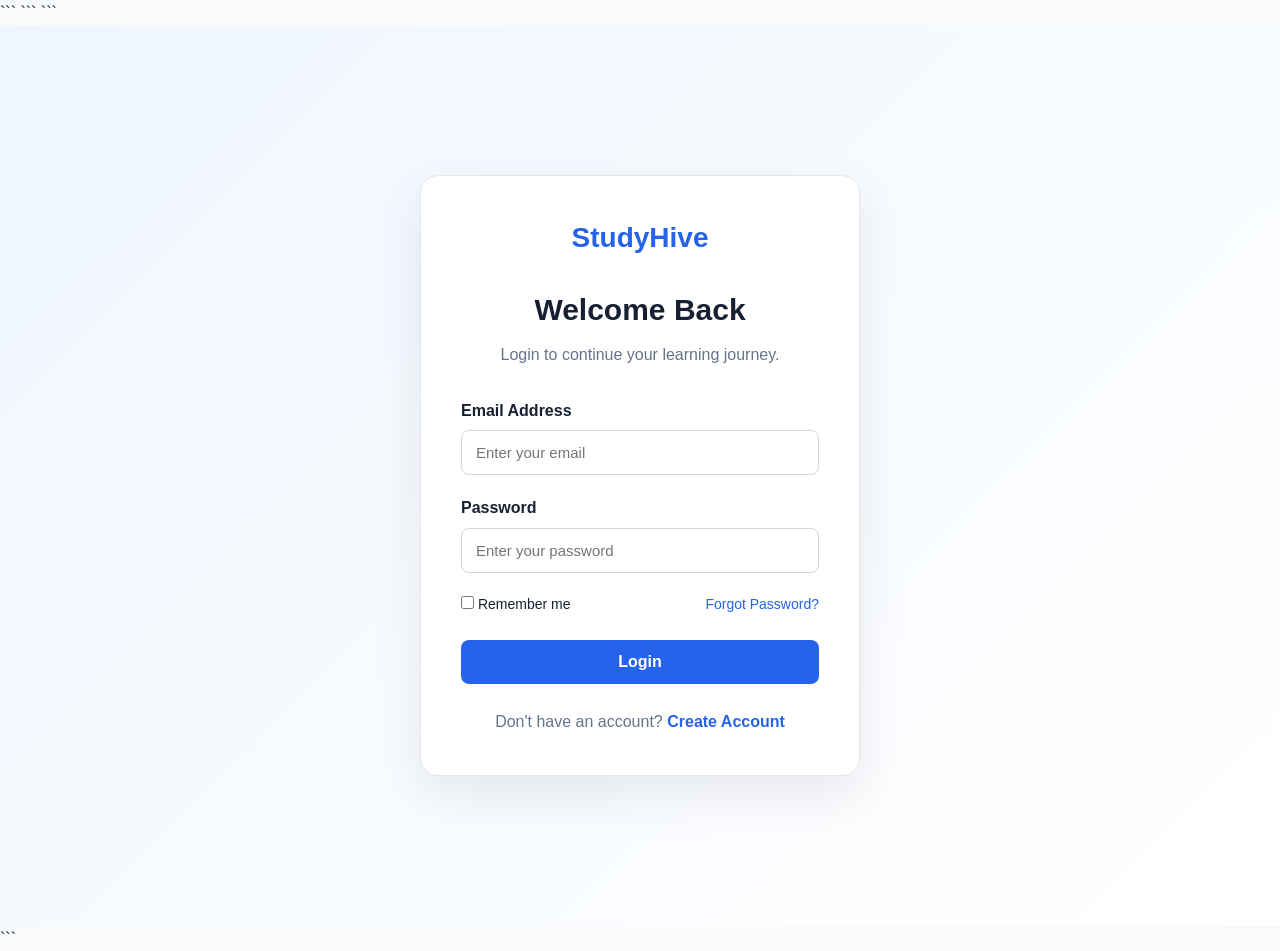
<file: index.html>
<!DOCTYPE html>

<html lang="en">
<head>
    <meta charset="UTF-8">
    <meta name="viewport" content="width=device-width, initial-scale=1.0">

```
<title>Login - StudyHive</title>

<link rel="stylesheet" href="style.css">
```

</head>

<body>

```
<div class="auth-page">

    <div class="auth-card">

        <a href="index.html" class="auth-logo">StudyHive</a>

        <h1>Welcome Back</h1>

        <p class="auth-subtitle">
            Login to continue your learning journey.
        </p>

        <form id="loginForm">

            <div class="form-group">
                <label for="email">Email Address</label>
                <input
                    type="email"
                    id="email"
                    placeholder="Enter your email"
                    required
                >
            </div>

            <div class="form-group">
                <label for="password">Password</label>
                <input
                    type="password"
                    id="password"
                    placeholder="Enter your password"
                    required
                >
            </div>

            <div class="form-options">

                <label>
                    <input type="checkbox" id="rememberMe">
                    Remember me
                </label>

                <a href="#">Forgot Password?</a>

            </div>

            <button type="submit" class="auth-btn">
                Login
            </button>

            <p id="loginMessage"></p>

        </form>

        <p class="auth-footer">
            Don't have an account?
            <a href="register.html">Create Account</a>
        </p>

    </div>

</div>


<script>

    document
        .getElementById("loginForm")
        .addEventListener("submit", async function(event) {

            event.preventDefault();

            const email =
                document.getElementById("email").value.trim();

            const password =
                document.getElementById("password").value;

            const rememberMe =
                document.getElementById("rememberMe").checked;

            const message =
                document.getElementById("loginMessage");


            message.innerText = "Logging in...";
            message.style.color = "blue";


            try {

                const response = await fetch("/api/login", {

                    method: "POST",

                    headers: {
                        "Content-Type": "application/json"
                    },

                    body: JSON.stringify({

                        email: email,

                        password: password

                    })

                });


                const data = await response.json();


                if (response.ok) {

                    message.innerText =
                        data.message || "Login successful!";

                    message.style.color = "green";


                    // Save logged-in user

                    const userData =
                        JSON.stringify(data.user);


                    if (rememberMe) {

                        localStorage.setItem(
                            "studyhiveUser",
                            userData
                        );

                    } else {

                        sessionStorage.setItem(
                            "studyhiveUser",
                            userData
                        );

                    }


                    // Redirect to dashboard

                    setTimeout(function() {

                        window.location.href =
                            "dashboard.html";

                    }, 800);


                } else {

                    message.innerText =
                        data.message ||
                        "Invalid email or password";

                    message.style.color = "red";

                }

            } catch (error) {

                console.error(
                    "Login Error:",
                    error
                );

                message.innerText =
                    "Unable to connect to StudyHive server.";

                message.style.color = "red";

            }

        });

</script>
```

</body>
</html>
</file>
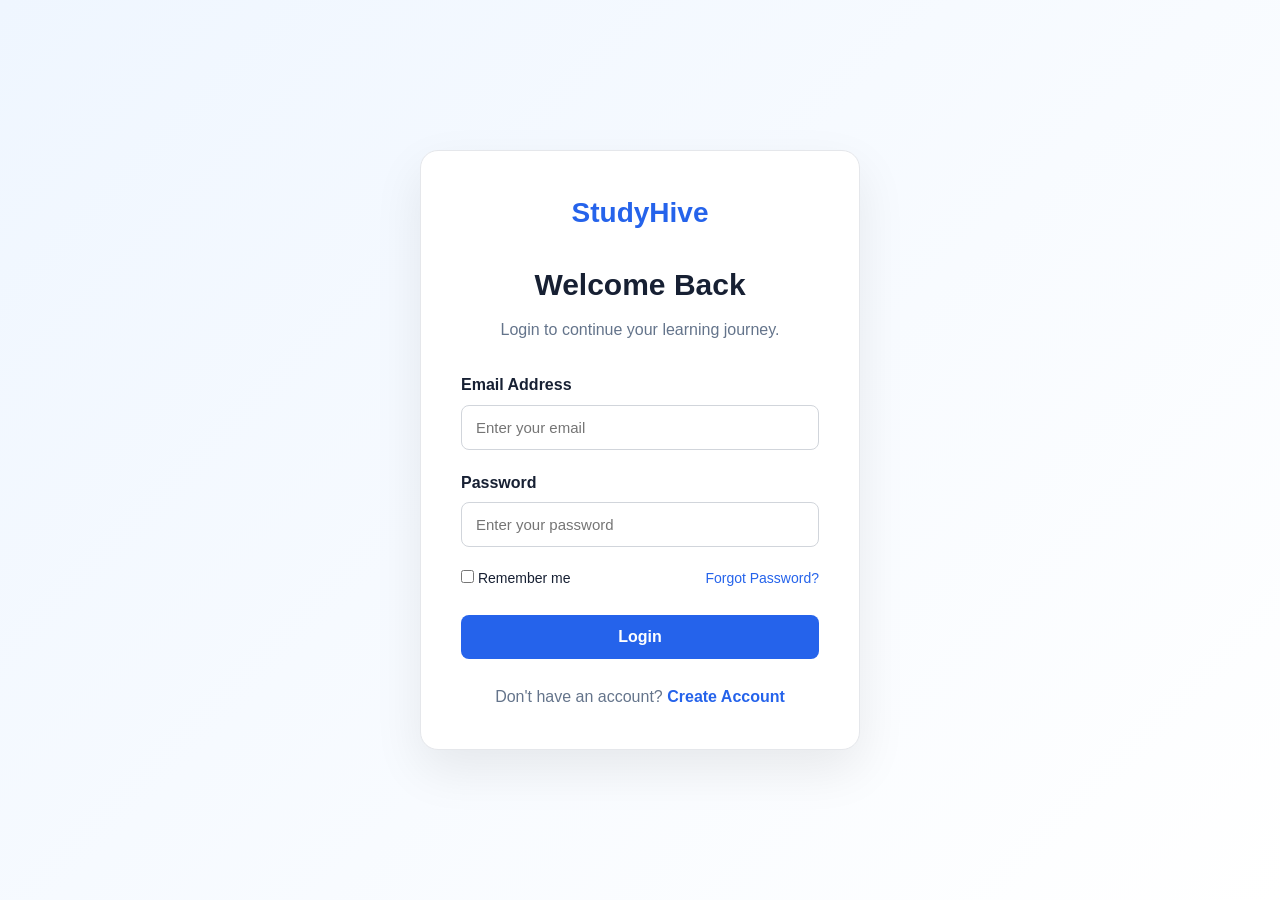
<file: assistant.html>
<!DOCTYPE html>
<html lang="en">

<head>

    <meta charset="UTF-8">

    <meta
        name="viewport"
        content="width=device-width, initial-scale=1.0"
    >

    <title>AI Study Assistant - StudyHive</title>

    <link rel="stylesheet" href="style.css">

</head>

<body>

<div class="dashboard-page">

    <!-- SIDEBAR -->

    <aside class="sidebar">

        <div class="logo">
            StudyHive
        </div>

        <nav>

            <a href="dashboard.html">
                🏠 Dashboard
            </a>

            <a href="courses.html">
                📚 Courses
            </a>

            <a href="notes.html">
                📝 Notes
            </a>

            <a href="quiz.html">
                🧠 Quizzes
            </a>

            <a href="progress.html">
                📊 Progress
            </a>

            <a href="groups.html">
                👥 Study Groups
            </a>

            <a href="scheduler.html">
                📅 Smart Scheduler
            </a>

            <a href="assistant.html" class="active">
                🤖 AI Assistant
            </a>

            <a href="profile.html">
                👤 Profile
            </a>

        </nav>

        <button
            class="logout-btn"
            onclick="logout()"
        >
            Logout
        </button>

    </aside>


    <!-- MAIN -->

    <main class="main-content">

        <header class="topbar">

            <div>

                <h1>
                    AI Study Assistant
                </h1>

                <p>
                    Ask questions and get help with your studies.
                </p>

            </div>

        </header>


        <!-- AI HEADER -->

        <section class="assistant-header">

            <div class="assistant-icon">
                🤖
            </div>

            <div>

                <h2>
                    How can I help you?
                </h2>

                <p>
                    Ask me about programming, databases, web development,
                    cyber security and more.
                </p>

            </div>

        </section>


        <!-- QUICK QUESTIONS -->

        <section class="quick-prompts">

            <h2>
                Quick Questions
            </h2>

            <div class="prompt-grid">

                <button
                    onclick="usePrompt('Explain Python loops in simple words')"
                >
                    🐍 Explain Python loops
                </button>

                <button
                    onclick="usePrompt('What is DBMS?')"
                >
                    🗄️ What is DBMS?
                </button>

                <button
                    onclick="usePrompt('Explain HTML and CSS')"
                >
                    🌐 Explain HTML & CSS
                </button>

                <button
                    onclick="usePrompt('What is cyber security?')"
                >
                    🔐 What is Cyber Security?
                </button>

                <button
                    onclick="usePrompt('What is Artificial Intelligence?')"
                >
                    🤖 What is AI?
                </button>

            </div>

        </section>


        <!-- CHAT -->

        <section class="assistant-chat">

            <div
                class="chat-messages"
                id="chatMessages"
            >

                <div class="chat-message ai-message">

                    <div class="message-avatar">
                        🤖
                    </div>

                    <div class="message-content">

                        <strong>
                            AI Assistant
                        </strong>

                        <p>
                            Hello! I'm your StudyHive AI Study Assistant.
                            Ask me any study-related question.
                        </p>

                    </div>

                </div>

            </div>


            <!-- INPUT -->

            <div class="chat-input-area">

                <input
                    type="text"
                    id="questionInput"
                    placeholder="Ask a study question..."
                    onkeydown="handleEnter(event)"
                >

                <button
                    onclick="askQuestion()"
                    id="askButton"
                >
                    Ask
                </button>

            </div>

        </section>

    </main>

</div>


<script>

// =========================
// LOGIN CHECK
// =========================

const userData =
    localStorage.getItem("studyhiveUser");


if (!userData) {

    window.location.href =
        "login.html";

}


// =========================
// QUICK PROMPT
// =========================

function usePrompt(question) {

    document.getElementById(
        "questionInput"
    ).value = question;


    askQuestion();

}


// =========================
// ENTER KEY
// =========================

function handleEnter(event) {

    if (event.key === "Enter") {

        askQuestion();

    }

}


// =========================
// ASK QUESTION
// =========================

async function askQuestion() {

    const input =
        document.getElementById(
            "questionInput"
        );


    const button =
        document.getElementById(
            "askButton"
        );


    const question =
        input.value.trim();


    if (!question) {

        return;

    }


    addMessage(
        question,
        "user"
    );


    input.value = "";

    button.disabled = true;

    button.innerText = "Thinking...";


    try {

        const response =
            await fetch(
                "/api/assistant",
                {
                    method: "POST",

                    headers: {
                        "Content-Type":
                            "application/json"
                    },

                    body: JSON.stringify({
                        question: question
                    })
                }
            );


        const data =
            await response.json();


        if (!response.ok) {

            addMessage(
                data.message ||
                "Something went wrong.",
                "ai"
            );

        }

        else {

            addMessage(
                data.answer,
                "ai"
            );

        }

    }

    catch (error) {

        addMessage(
            "Unable to connect to the StudyHive backend.",
            "ai"
        );

        console.error(error);

    }


    button.disabled = false;

    button.innerText = "Ask";

}


// =========================
// ADD MESSAGE
// =========================

function addMessage(
    text,
    type
) {

    const container =
        document.getElementById(
            "chatMessages"
        );


    const message =
        document.createElement(
            "div"
        );


    if (type === "user") {

        message.className =
            "chat-message user-message";


        message.innerHTML = `

            <div class="message-content">

                <strong>
                    You
                </strong>

                <p>
                    ${escapeHTML(text)}
                </p>

            </div>

            <div class="message-avatar">
                👤
            </div>

        `;

    }

    else {

        message.className =
            "chat-message ai-message";


        message.innerHTML = `

            <div class="message-avatar">
                🤖
            </div>

            <div class="message-content">

                <strong>
                    AI Assistant
                </strong>

                <p>
                    ${escapeHTML(text)}
                </p>

            </div>

        `;

    }


    container.appendChild(message);


    container.scrollTop =
        container.scrollHeight;

}


// =========================
// ESCAPE HTML
// =========================

function escapeHTML(text) {

    return String(text)
        .replace(/&/g, "&amp;")
        .replace(/</g, "&lt;")
        .replace(/>/g, "&gt;")
        .replace(/"/g, "&quot;")
        .replace(/'/g, "&#039;");

}


// =========================
// LOGOUT
// =========================

function logout() {

    localStorage.removeItem(
        "studyhiveUser"
    );

    window.location.href =
        "login.html";

}

</script>

</body>

</html>
</file>
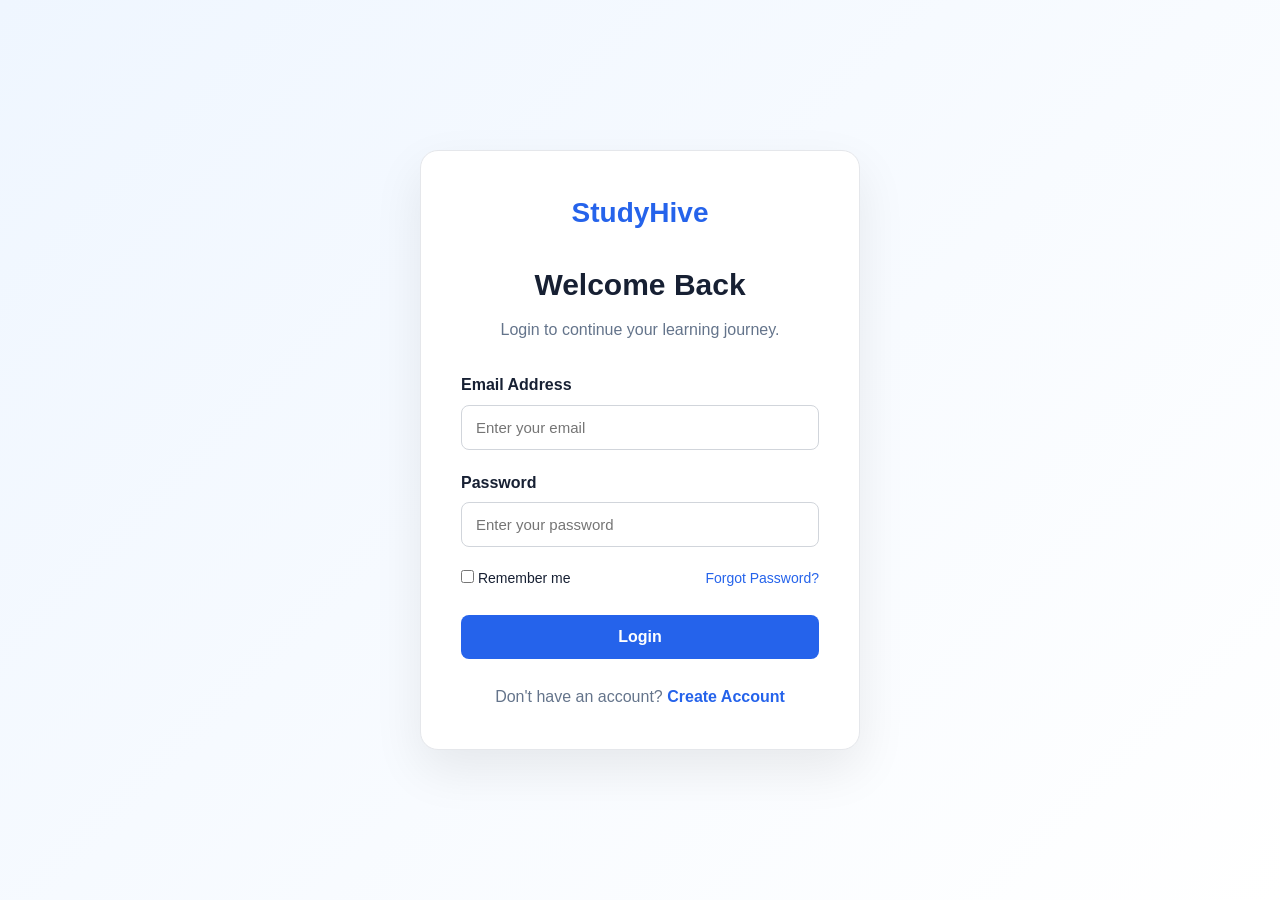
<file: courses.html>
```html
<!DOCTYPE html>
<html lang="en">
<head>
    <meta charset="UTF-8">
    <meta name="viewport" content="width=device-width, initial-scale=1.0">

    <title>Course - StudyHive</title>

    <link rel="stylesheet" href="style.css">
</head>

<body>

    <div class="dashboard-page">

        <!-- Sidebar -->

        <aside class="sidebar">

            <div class="logo">StudyHive</div>

            <nav>
                <a href="dashboard.html">🏠 Dashboard</a>
                <a href="courses.html" class="active">📚 Courses</a>
                <a href="notes.html">📝 Notes</a>
                <a href="quiz.html">🧠 Quizzes</a>
                <a href="progress.html">📊 Progress</a>
                <a href="profile.html">👤 Profile</a>
            </nav>

            <button class="logout-btn" onclick="logout()">
                Logout
            </button>

        </aside>


        <!-- Main Content -->

        <main class="main-content">

            <header class="topbar">

                <div>
                    <h1 id="courseTitle">Course</h1>
                    <p id="courseSubtitle">
                        Start your learning journey.
                    </p>
                </div>

                <div class="user-info">

                    <div class="avatar" id="userAvatar">
                        A
                    </div>

                    <span id="userName">
                        Student
                    </span>

                </div>

            </header>


            <!-- Course Hero -->

            <section class="course-learning-header">

                <div class="course-learning-icon" id="courseIcon">
                    📚
                </div>

                <div>

                    <span class="course-tag" id="courseTag">
                        Course
                    </span>

                    <h2 id="courseHeading">
                        Course
                    </h2>

                    <p id="courseDescription">
                        Learn important concepts step by step.
                    </p>

                </div>

            </section>


            <!-- Progress -->

            <section class="course-progress-box">

                <div class="course-progress-title">

                    <strong>Course Progress</strong>

                    <span id="courseProgressText">
                        0%
                    </span>

                </div>

                <div class="large-progress-bar">

                    <div
                        id="courseProgressBar"
                        class="large-progress-fill"
                    ></div>

                </div>

            </section>


            <!-- Topics -->

            <section class="course-topics">

                <h2>Course Topics</h2>

                <div id="topicsContainer"></div>

            </section>


            <!-- Completion -->

            <section class="course-completion">

                <h2>Complete Course</h2>

                <p id="completionMessage">
                    Complete all topics to finish this course.
                </p>

                <button
                    id="completeButton"
                    onclick="completeCourse()"
                >
                    ✓ Mark as Completed
                </button>

            </section>


            <a
                href="courses.html"
                class="back-courses"
            >
                ← Back to Courses
            </a>

        </main>

    </div>


    <script>

        // Check login

        const userData =
            localStorage.getItem("studyhiveUser");


        if (!userData) {

            window.location.href = "login.html";

        } else {

            const user = JSON.parse(userData);

            document.getElementById("userName").innerText =
                user.name;

            document.getElementById("userAvatar").innerText =
                user.name.charAt(0).toUpperCase();

        }


        // Course Data

        const courseData = {

            "Python Programming": {

                icon: "💻",

                tag: "Programming",

                description:
                    "Learn Python programming from basics to advanced concepts.",

                topics: [
                    "Python Basics",
                    "Variables and Data Types",
                    "Conditional Statements",
                    "Loops",
                    "Functions",
                    "Lists and Dictionaries"
                ]

            },


            "Web Development": {

                icon: "🌐",

                tag: "Web Development",

                description:
                    "Learn HTML, CSS and JavaScript to build modern websites.",

                topics: [
                    "HTML Basics",
                    "CSS Fundamentals",
                    "Responsive Design",
                    "JavaScript Basics",
                    "DOM Manipulation",
                    "Web Projects"
                ]

            },


            "Database Management": {

                icon: "🗄️",

                tag: "Database",

                description:
                    "Understand databases, SQL queries and data management.",

                topics: [
                    "Database Fundamentals",
                    "SQL Basics",
                    "SELECT Queries",
                    "INSERT, UPDATE and DELETE",
                    "Joins",
                    "Database Design"
                ]

            },


            "Cyber Security Basics": {

                icon: "🔐",

                tag: "Cyber Security",

                description:
                    "Learn the fundamentals of cyber security and online safety.",

                topics: [
                    "Cyber Security Fundamentals",
                    "Common Cyber Threats",
                    "Passwords and Authentication",
                    "Network Security",
                    "Web Security Basics",
                    "Cyber Safety"
                ]

            },


            "AI Fundamentals": {

                icon: "🤖",

                tag: "Artificial Intelligence",

                description:
                    "Understand the fundamental concepts of Artificial Intelligence.",

                topics: [
                    "Introduction to AI",
                    "Machine Learning Basics",
                    "Supervised Learning",
                    "Unsupervised Learning",
                    "Neural Networks",
                    "AI Applications"
                ]

            },


            "Data Science": {

                icon: "📊",

                tag: "Data Science",

                description:
                    "Learn data analysis and important data science concepts.",

                topics: [
                    "Introduction to Data Science",
                    "Python for Data Science",
                    "Data Cleaning",
                    "Data Visualization",
                    "Statistics Basics",
                    "Data Analysis"
                ]

            }

        };


        // Get selected course

        const params =
            new URLSearchParams(window.location.search);

        const courseName =
            params.get("course") || "Python Programming";


        const course =
            courseData[courseName] ||
            courseData["Python Programming"];


        // Course information

        document.title =
            courseName + " - StudyHive";

        document.getElementById("courseTitle").innerText =
            courseName;

        document.getElementById("courseSubtitle").innerText =
            "Learn and improve your skills.";

        document.getElementById("courseIcon").innerText =
            course.icon;

        document.getElementById("courseTag").innerText =
            course.tag;

        document.getElementById("courseHeading").innerText =
            courseName;

        document.getElementById("courseDescription").innerText =
            course.description;


        // Course storage key

        const storageKey =
            "studyhiveCourse_" +
            courseName;


        // Get progress

        let completedTopics =
            JSON.parse(
                localStorage.getItem(storageKey)
            ) || [];


        // Display topics

        function displayTopics() {

            const container =
                document.getElementById("topicsContainer");

            container.innerHTML = "";


            course.topics.forEach(function(topic, index) {

                const topicBox =
                    document.createElement("div");

                topicBox.className =
                    "course-topic";


                const checkbox =
                    document.createElement("input");

                checkbox.type = "checkbox";

                checkbox.checked =
                    completedTopics.includes(index);


                checkbox.onchange = function() {

                    toggleTopic(index);

                };


                const label =
                    document.createElement("span");

                label.innerText =
                    (index + 1) +
                    ". " +
                    topic;


                if (checkbox.checked) {

                    label.classList.add("topic-completed");

                }


                topicBox.appendChild(checkbox);

                topicBox.appendChild(label);

                container.appendChild(topicBox);

            });


            updateProgress();

        }


        // Toggle topic

        function toggleTopic(index) {

            if (completedTopics.includes(index)) {

                completedTopics =
                    completedTopics.filter(
                        function(item) {
                            return item !== index;
                        }
                    );

            } else {

                completedTopics.push(index);

            }


            localStorage.setItem(
                storageKey,
                JSON.stringify(completedTopics)
            );


            displayTopics();

        }


        // Update progress

        function updateProgress() {

            const total =
                course.topics.length;

            const completed =
                completedTopics.length;


            const percentage =
                Math.round(
                    (completed / total) * 100
                );


            document.getElementById(
                "courseProgressText"
            ).innerText =
                percentage + "%";


            document.getElementById(
                "courseProgressBar"
            ).style.width =
                percentage + "%";


            const completeButton =
                document.getElementById(
                    "completeButton"
                );


            if (percentage === 100) {

                completeButton.innerText =
                    "✓ Course Completed";

                completeButton.classList.add(
                    "course-completed"
                );

                document.getElementById(
                    "completionMessage"
                ).innerText =
                    "Congratulations! You have completed this course.";

            } else {

                completeButton.innerText =
                    "✓ Mark as Completed";

                completeButton.classList.remove(
                    "course-completed"
                );

                document.getElementById(
                    "completionMessage"
                ).innerText =
                    "Complete all topics to finish this course.";

            }

        }


        // Complete course

        function completeCourse() {

            completedTopics = [];

            for (
                let i = 0;
                i < course.topics.length;
                i++
            ) {

                completedTopics.push(i);

            }


            localStorage.setItem(
                storageKey,
                JSON.stringify(completedTopics)
            );


            displayTopics();

        }


        // Logout

        function logout() {

            localStorage.removeItem("studyhiveUser");

            window.location.href = "login.html";

        }


        // Load

        displayTopics();

    </script>

</body>
</html>
</file>
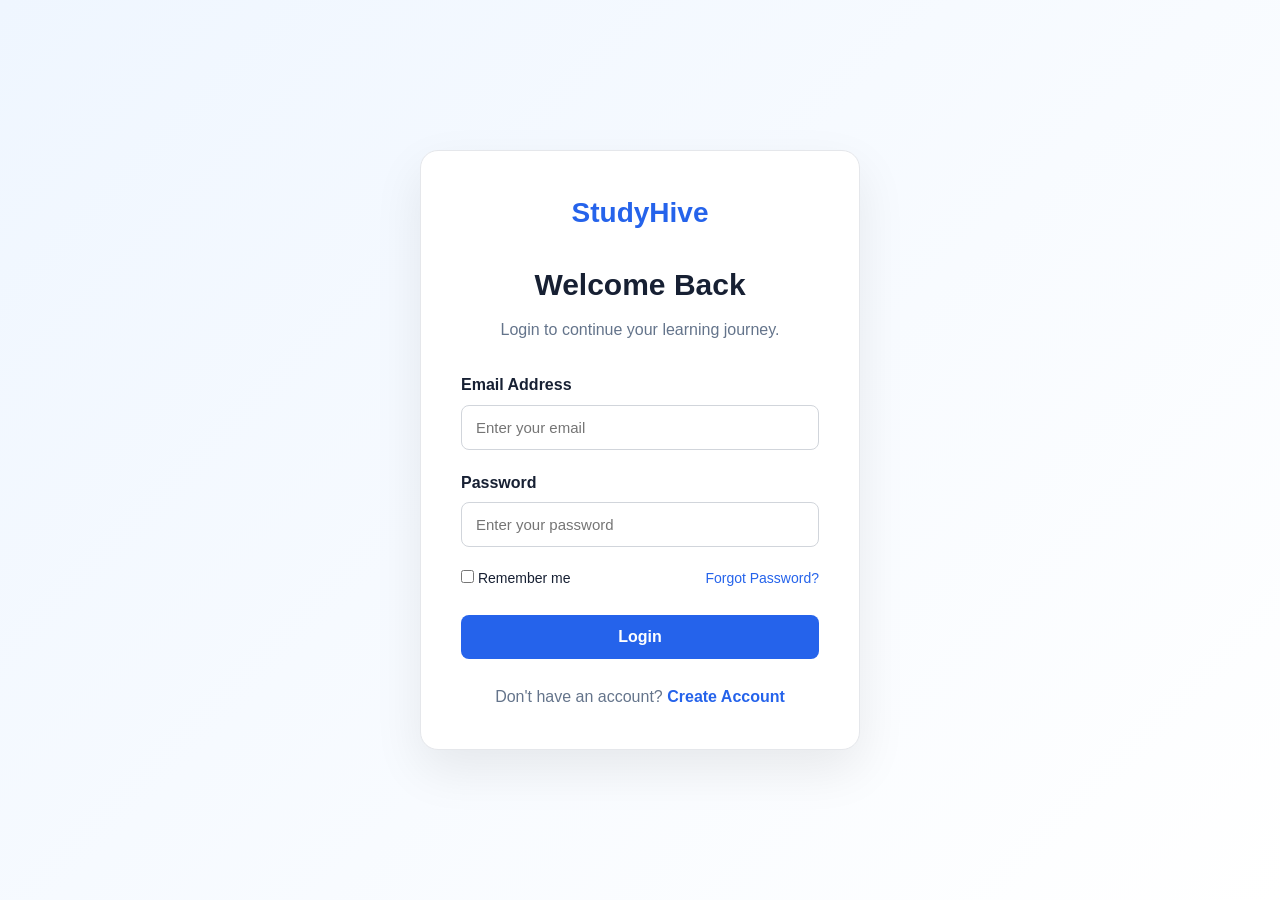
<file: dashboard.html>
<!DOCTYPE html>
<html lang="en">

<head>

    <meta charset="UTF-8">

    <meta
        name="viewport"
        content="width=device-width, initial-scale=1.0"
    >

    <title>Dashboard - StudyHive</title>

    <link rel="stylesheet" href="style.css">

</head>


<body>

    <div class="dashboard-page">


        <!-- Sidebar -->

        <aside class="sidebar">

            <div class="logo">
                StudyHive
            </div>


            <nav>

                <a
                    href="dashboard.html"
                    class="active"
                >
                    🏠 Dashboard
                </a>

                <a href="courses.html">
                    📚 Courses
                </a>

                <a href="notes.html">
                    📝 Notes
                </a>

                <a href="quiz.html">
                    🧠 Quizzes
                </a>

                <a href="progress.html">
                    📊 Progress
                </a>

                <a href="groups.html">
                    👥 Study Groups
                </a>

                <a href="scheduler.html">
                    📅 Smart Scheduler
                </a>

                <a href="assistant.html">
                    🤖 AI Assistant
                </a>

                <a href="profile.html">
                    👤 Profile
                </a>

            </nav>


            <button
                class="logout-btn"
                onclick="logout()"
            >
                Logout
            </button>

        </aside>



        <!-- Main Content -->

        <main class="main-content">


            <!-- Top Bar -->

            <header class="topbar">

                <div>

                    <h1>
                        Dashboard
                    </h1>

                    <p>
                        Your learning journey starts here.
                    </p>

                </div>


                <div class="user-info">

                    <div
                        class="avatar"
                        id="userAvatar"
                    >
                        A
                    </div>

                    <span id="userName">
                        Student
                    </span>

                </div>

            </header>



            <!-- Welcome Section -->

            <section class="welcome-card">

                <div>

                    <h2 id="welcomeTitle">
                        Welcome back!
                    </h2>

                    <p>
                        Continue learning and improve your skills every day.
                    </p>

                </div>


                <div class="welcome-icon">
                    🎓
                </div>

            </section>



            <!-- Stats -->

            <section class="stats-grid">


                <!-- Courses -->

                <div class="stat-card">

                    <div class="stat-icon">
                        📚
                    </div>

                    <h3 id="courseCount">
                        0
                    </h3>

                    <p>
                        Courses Completed
                    </p>

                </div>



                <!-- Notes -->

                <div class="stat-card">

                    <div class="stat-icon">
                        📝
                    </div>

                    <h3 id="noteCount">
                        0
                    </h3>

                    <p>
                        Notes Created
                    </p>

                </div>



                <!-- Quiz -->

                <div class="stat-card">

                    <div class="stat-icon">
                        🧠
                    </div>

                    <h3 id="quizCount">
                        0
                    </h3>

                    <p>
                        Quizzes Completed
                    </p>

                </div>



                <!-- Overall Progress -->

                <div class="stat-card">

                    <div class="stat-icon">
                        📈
                    </div>

                    <h3 id="overallProgress">
                        0%
                    </h3>

                    <p>
                        Overall Progress
                    </p>

                </div>


            </section>



            <!-- Quick Actions -->

            <section class="section">

                <h2>
                    Quick Access
                </h2>


                <div class="quick-grid">


                    <!-- Courses -->

                    <div class="quick-card">

                        <span>
                            📚
                        </span>

                        <h3>
                            Browse Courses
                        </h3>

                        <p>
                            Explore available courses.
                        </p>

                        <button
                            onclick="window.location.href='courses.html'"
                        >
                            Explore
                        </button>

                    </div>



                    <!-- Notes -->

                    <div class="quick-card">

                        <span>
                            📝
                        </span>

                        <h3>
                            My Notes
                        </h3>

                        <p>
                            Create and manage your notes.
                        </p>

                        <button
                            onclick="window.location.href='notes.html'"
                        >
                            Open Notes
                        </button>

                    </div>



                    <!-- Quiz -->

                    <div class="quick-card">

                        <span>
                            🧠
                        </span>

                        <h3>
                            Take a Quiz
                        </h3>

                        <p>
                            Test your knowledge.
                        </p>

                        <button
                            onclick="window.location.href='quiz.html'"
                        >
                            Start Quiz
                        </button>

                    </div>



                    <!-- AI Assistant -->

                    <div class="quick-card">

                        <span>
                            🤖
                        </span>

                        <h3>
                            AI Study Assistant
                        </h3>

                        <p>
                            Ask questions and get study help.
                        </p>

                        <button
                            onclick="window.location.href='assistant.html'"
                        >
                            Ask AI
                        </button>

                    </div>


                </div>

            </section>



            <!-- Recent Activity -->

            <section class="section">

                <h2>
                    Recent Activity
                </h2>


                <div class="activity-card">

                    <p id="activityMessage">
                        No recent activity yet.
                    </p>

                    <span id="activityDetails">
                        Start learning to see your activity here.
                    </span>

                </div>

            </section>


        </main>

    </div>



    <script>


        // =========================
        // CHECK LOGIN
        // =========================

        const userData =
            localStorage.getItem(
                "studyhiveUser"
            );


        if (!userData) {

            window.location.href =
                "login.html";

        } else {

            const user =
                JSON.parse(userData);


            document.getElementById(
                "userName"
            ).innerText =
                user.name;


            document.getElementById(
                "welcomeTitle"
            ).innerText =
                "Welcome back, " +
                user.name +
                "!";


            document.getElementById(
                "userAvatar"
            ).innerText =
                user.name
                    .charAt(0)
                    .toUpperCase();

        }



        // =========================
        // COURSE DATA
        // =========================

        const courseNames = [

            "Python Programming",

            "Web Development",

            "Database Management",

            "Cyber Security Basics",

            "AI Fundamentals",

            "Data Science"

        ];



        // =========================
        // COUNT COURSES
        // =========================

        let completedCourses = 0;


        courseNames.forEach(
            function(courseName) {

                const storageKey =
                    "studyhiveCourse_" +
                    courseName;


                const completedTopics =
                    JSON.parse(
                        localStorage.getItem(
                            storageKey
                        )
                    ) || [];


                if (
                    completedTopics.length === 6
                ) {

                    completedCourses++;

                }

            }
        );


        document.getElementById(
            "courseCount"
        ).innerText =
            completedCourses;



        // =========================
        // COUNT NOTES
        // =========================

        const notes =
            JSON.parse(
                localStorage.getItem(
                    "studyhiveNotes"
                )
            ) || [];


        document.getElementById(
            "noteCount"
        ).innerText =
            notes.length;



        // =========================
        // QUIZ DATA
        // =========================

        const quizScore =
            localStorage.getItem(
                "studyhiveQuizScore"
            );


        const quizTotal =
            localStorage.getItem(
                "studyhiveQuizTotal"
            );


        let quizPercentage = 0;


        if (

            quizScore !== null &&

            quizTotal !== null &&

            Number(quizTotal) > 0

        ) {

            quizPercentage =
                Math.round(
                    (
                        Number(quizScore) /
                        Number(quizTotal)
                    ) * 100
                );

        }



        // =========================
        // QUIZ COMPLETED
        // =========================

        let quizCompleted = 0;


        if (
            quizScore !== null &&
            quizTotal !== null
        ) {

            quizCompleted = 1;

        }


        document.getElementById(
            "quizCount"
        ).innerText =
            quizCompleted;



        // =========================
        // COURSE PROGRESS
        // =========================

        const courseProgress =
            Math.round(
                (
                    completedCourses /
                    courseNames.length
                ) * 100
            );



        // =========================
        // NOTES PROGRESS
        // =========================

        let notesProgress = 0;


        if (notes.length > 0) {

            notesProgress =
                Math.min(
                    notes.length * 10,
                    100
                );

        }



        // =========================
        // OVERALL PROGRESS
        // =========================

        const overallLearningProgress =
            Math.round(
                (
                    courseProgress +
                    quizPercentage +
                    notesProgress
                ) / 3
            );


        document.getElementById(
            "overallProgress"
        ).innerText =
            overallLearningProgress +
            "%";



        // =========================
        // RECENT ACTIVITY
        // =========================

        const activities = [];


        if (completedCourses > 0) {

            activities.push(
                completedCourses +
                " course" +
                (
                    completedCourses === 1
                        ? ""
                        : "s"
                ) +
                " completed"
            );

        }


        if (quizCompleted > 0) {

            activities.push(
                "Latest quiz score: " +
                quizScore +
                "/" +
                quizTotal
            );

        }


        if (notes.length > 0) {

            activities.push(
                notes.length +
                " note" +
                (
                    notes.length === 1
                        ? ""
                        : "s"
                ) +
                " created"
            );

        }



        if (activities.length > 0) {

            document.getElementById(
                "activityMessage"
            ).innerText =
                "Your recent learning activity";


            document.getElementById(
                "activityDetails"
            ).innerText =
                activities.join(" • ");

        }



        // =========================
        // LOGOUT
        // =========================

        function logout() {

            localStorage.removeItem(
                "studyhiveUser"
            );


            window.location.href =
                "login.html";

        }

    </script>


</body>

</html>
</file>
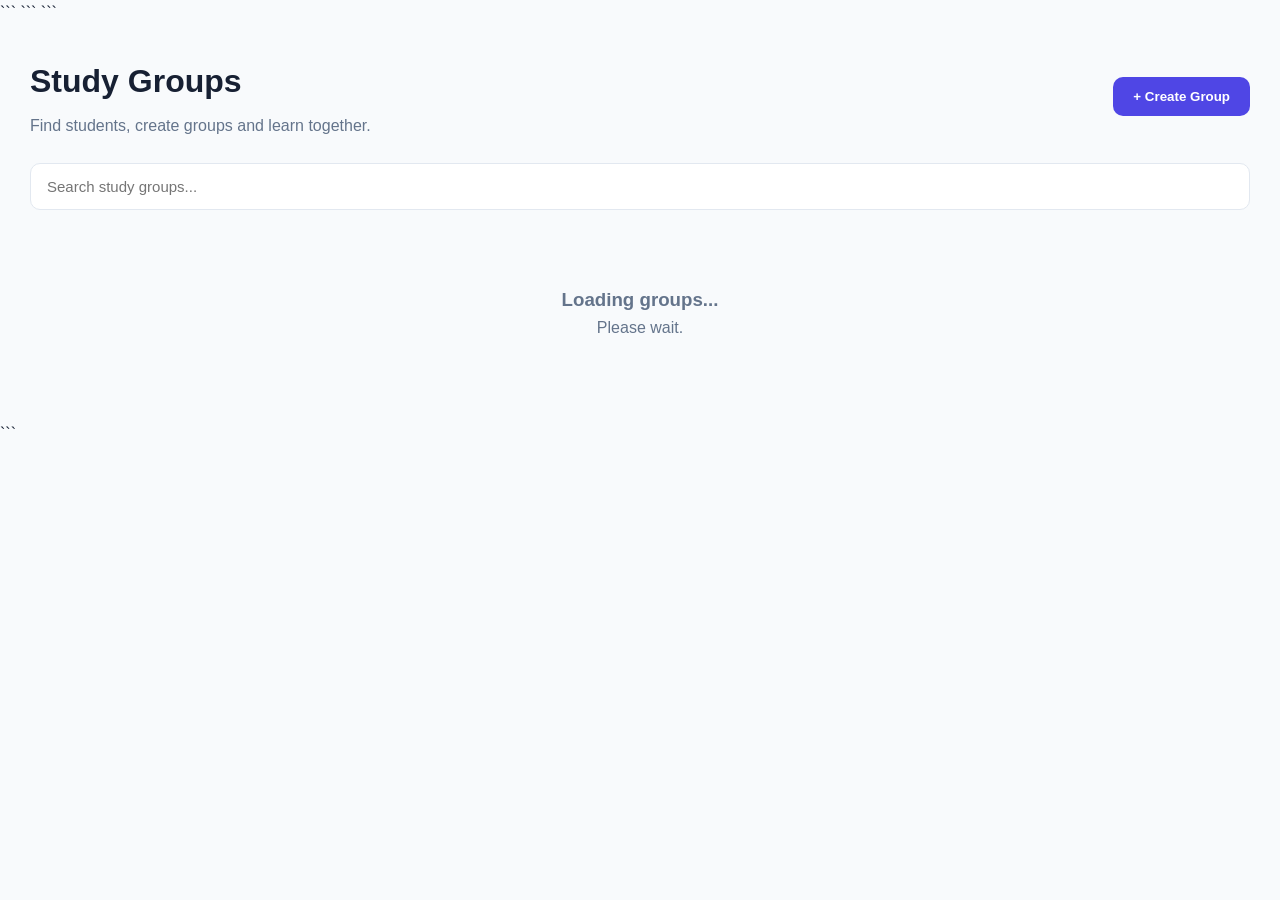
<file: groups.html>
<!DOCTYPE html>

<html lang="en">

<head>
    <meta charset="UTF-8">
    <meta name="viewport" content="width=device-width, initial-scale=1.0">

```
<title>Study Groups - StudyHive</title>

<link rel="stylesheet" href="style.css">

<style>
    .groups-page {
        padding: 30px;
    }

    .groups-header {
        display: flex;
        justify-content: space-between;
        align-items: center;
        gap: 20px;
        margin-bottom: 25px;
    }

    .groups-header h1 {
        margin: 0 0 6px;
    }

    .groups-header p {
        color: #64748b;
        margin: 0;
    }

    .create-group-btn {
        border: none;
        background: #4f46e5;
        color: white;
        padding: 12px 20px;
        border-radius: 10px;
        cursor: pointer;
        font-weight: 600;
    }

    .create-group-btn:hover {
        opacity: 0.9;
    }

    .groups-search {
        margin-bottom: 25px;
    }

    .groups-search input {
        width: 100%;
        padding: 14px 16px;
        border: 1px solid #e2e8f0;
        border-radius: 10px;
        font-size: 15px;
        outline: none;
        box-sizing: border-box;
    }

    .groups-search input:focus {
        border-color: #4f46e5;
    }

    .groups-grid {
        display: grid;
        grid-template-columns: repeat(auto-fit, minmax(280px, 1fr));
        gap: 20px;
    }

    .group-card {
        background: white;
        border: 1px solid #e2e8f0;
        border-radius: 16px;
        padding: 22px;
        box-shadow: 0 5px 20px rgba(0, 0, 0, 0.04);
    }

    .group-icon {
        font-size: 32px;
        margin-bottom: 12px;
    }

    .group-card h3 {
        margin: 0 0 10px;
    }

    .group-subject {
        display: inline-block;
        background: #eef2ff;
        color: #4f46e5;
        padding: 5px 10px;
        border-radius: 20px;
        font-size: 12px;
        font-weight: 600;
        margin-bottom: 12px;
    }

    .group-description {
        color: #64748b;
        line-height: 1.5;
        margin-bottom: 15px;
    }

    .group-info {
        display: flex;
        justify-content: space-between;
        color: #64748b;
        font-size: 13px;
        margin-bottom: 16px;
    }

    .join-btn {
        width: 100%;
        border: none;
        background: #4f46e5;
        color: white;
        padding: 11px;
        border-radius: 9px;
        cursor: pointer;
        font-weight: 600;
    }

    .join-btn:hover {
        opacity: 0.9;
    }

    .empty-groups {
        text-align: center;
        padding: 50px 20px;
        color: #64748b;
    }

    .modal {
        display: none;
        position: fixed;
        inset: 0;
        background: rgba(15, 23, 42, 0.55);
        align-items: center;
        justify-content: center;
        padding: 20px;
        z-index: 1000;
    }

    .modal.active {
        display: flex;
    }

    .modal-content {
        width: 100%;
        max-width: 500px;
        background: white;
        border-radius: 18px;
        padding: 25px;
    }

    .modal-header {
        display: flex;
        justify-content: space-between;
        align-items: center;
        margin-bottom: 20px;
    }

    .modal-header h2 {
        margin: 0;
    }

    .close-modal {
        border: none;
        background: transparent;
        font-size: 25px;
        cursor: pointer;
    }

    .form-group {
        margin-bottom: 16px;
    }

    .form-group label {
        display: block;
        margin-bottom: 7px;
        font-weight: 600;
    }

    .form-group input,
    .form-group textarea,
    .form-group select {
        width: 100%;
        box-sizing: border-box;
        padding: 12px;
        border: 1px solid #e2e8f0;
        border-radius: 9px;
        font-size: 14px;
        outline: none;
    }

    .form-group textarea {
        min-height: 100px;
        resize: vertical;
    }

    .submit-group-btn {
        width: 100%;
        border: none;
        background: #4f46e5;
        color: white;
        padding: 13px;
        border-radius: 9px;
        cursor: pointer;
        font-weight: 600;
    }

    #groupMessage {
        margin-top: 12px;
        text-align: center;
        font-size: 14px;
    }

    @media (max-width: 700px) {

        .groups-page {
            padding: 20px 15px;
        }

        .groups-header {
            flex-direction: column;
            align-items: stretch;
        }

        .create-group-btn {
            width: 100%;
        }

        .groups-grid {
            grid-template-columns: 1fr;
        }
    }
</style>
```

</head>

<body>

```
<div class="groups-page">

    <div class="groups-header">

        <div>
            <h1>Study Groups</h1>

            <p>
                Find students, create groups and learn together.
            </p>
        </div>

        <button
            class="create-group-btn"
            id="openCreateGroup">
            + Create Group
        </button>

    </div>


    <div class="groups-search">

        <input
            type="text"
            id="searchGroups"
            placeholder="Search study groups..."
        >

    </div>


    <div
        class="groups-grid"
        id="groupsContainer">

        <div class="empty-groups">
            <h3>Loading groups...</h3>
            <p>Please wait.</p>
        </div>

    </div>

</div>


<!-- CREATE GROUP MODAL -->

<div
    class="modal"
    id="createGroupModal">

    <div class="modal-content">

        <div class="modal-header">

            <h2>Create Study Group</h2>

            <button
                class="close-modal"
                id="closeCreateGroup">
                ×
            </button>

        </div>


        <form id="createGroupForm">

            <div class="form-group">

                <label for="groupName">
                    Group Name
                </label>

                <input
                    type="text"
                    id="groupName"
                    placeholder="Example: DSA Beginners"
                    required
                >

            </div>


            <div class="form-group">

                <label for="groupSubject">
                    Subject
                </label>

                <select
                    id="groupSubject"
                    required>

                    <option value="">
                        Select subject
                    </option>

                    <option value="DSA">
                        DSA
                    </option>

                    <option value="Python">
                        Python
                    </option>

                    <option value="Web Development">
                        Web Development
                    </option>

                    <option value="DBMS">
                        DBMS
                    </option>

                    <option value="Cyber Security">
                        Cyber Security
                    </option>

                    <option value="AI">
                        Artificial Intelligence
                    </option>

                    <option value="Other">
                        Other
                    </option>

                </select>

            </div>


            <div class="form-group">

                <label for="groupDescription">
                    Description
                </label>

                <textarea
                    id="groupDescription"
                    placeholder="Describe what students will learn in this group..."
                    required
                ></textarea>

            </div>


            <button
                type="submit"
                class="submit-group-btn">

                Create Group

            </button>


            <p id="groupMessage"></p>

        </form>

    </div>

</div>


<script>

    const modal =
        document.getElementById("createGroupModal");

    const openButton =
        document.getElementById("openCreateGroup");

    const closeButton =
        document.getElementById("closeCreateGroup");


    openButton.addEventListener("click", function() {

        modal.classList.add("active");

    });


    closeButton.addEventListener("click", function() {

        modal.classList.remove("active");

    });


    modal.addEventListener("click", function(event) {

        if (event.target === modal) {

            modal.classList.remove("active");

        }

    });


    document
        .getElementById("searchGroups")
        .addEventListener("input", function() {

            const search =
                this.value.toLowerCase();

            const cards =
                document.querySelectorAll(".group-card");


            cards.forEach(function(card) {

                const text =
                    card.innerText.toLowerCase();

                card.style.display =
                    text.includes(search)
                        ? ""
                        : "none";

            });

        });


    document
        .getElementById("createGroupForm")
        .addEventListener("submit", function(event) {

            event.preventDefault();

            const message =
                document.getElementById("groupMessage");

            message.innerText =
                "Study Groups backend will be connected in the next step.";

            message.style.color =
                "#4f46e5";

        });


</script>
```

</body>

</html>
</file>
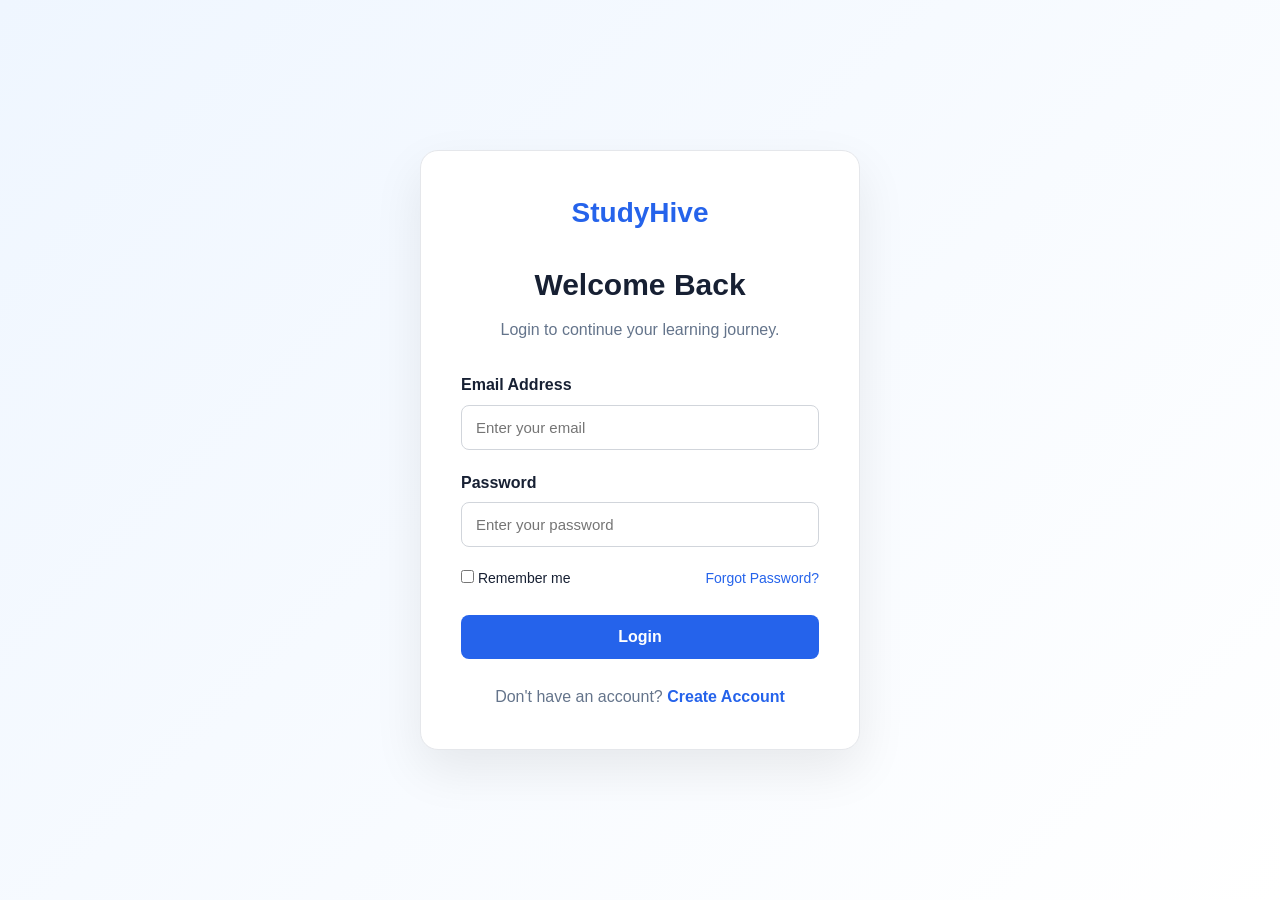
<file: login.html>
<!DOCTYPE html>
<html lang="en">
<head>
    <meta charset="UTF-8">
    <meta name="viewport" content="width=device-width, initial-scale=1.0">

    <title>Login - StudyHive</title>

    <link rel="stylesheet" href="style.css">
</head>

<body>

    <div class="auth-page">

        <div class="auth-card">

            <a href="index.html" class="auth-logo">StudyHive</a>

            <h1>Welcome Back</h1>

            <p class="auth-subtitle">
                Login to continue your learning journey.
            </p>

            <form id="loginForm">

                <div class="form-group">
                    <label for="email">Email Address</label>
                    <input
                        type="email"
                        id="email"
                        placeholder="Enter your email"
                        required
                    >
                </div>

                <div class="form-group">
                    <label for="password">Password</label>
                    <input
                        type="password"
                        id="password"
                        placeholder="Enter your password"
                        required
                    >
                </div>

                <div class="form-options">
                    <label>
                        <input type="checkbox">
                        Remember me
                    </label>

                    <a href="#">Forgot Password?</a>
                </div>

                <button type="submit" class="auth-btn">
                    Login
                </button>

                <p id="loginMessage"></p>

            </form>

            <p class="auth-footer">
                Don't have an account?
                <a href="register.html">Create Account</a>
            </p>

        </div>

    </div>

    <script>
        document.getElementById("loginForm").addEventListener("submit", async function(event) {

            event.preventDefault();

            const email = document.getElementById("email").value;
            const password = document.getElementById("password").value;
            const message = document.getElementById("loginMessage");

            message.innerText = "Logging in...";
            message.style.color = "blue";

            try {

                const response = await fetch("/api/login",  {
                    method: "POST",
                    headers: {
                        "Content-Type": "application/json"
                    },
                    body: JSON.stringify({
                        email: email,
                        password: password
                    })
                });

                const data = await response.json();

                if (response.ok) {

                    message.innerText = data.message || "Login successful!";
                    message.style.color = "green";

                    // Save login information
                    localStorage.setItem("studyhiveUser", JSON.stringify(data.user));

                    // Open dashboard
                    setTimeout(function() {
                        window.location.href = "dashboard.html";
                    }, 1000);

                } else {

                    message.innerText = data.message || "Invalid email or password";
                    message.style.color = "red";

                }

            } catch (error) {

                message.innerText = "Backend server is not running!";
                message.style.color = "red";

                console.error(error);
            }

        });
    </script>

</body>
</html>
</file>
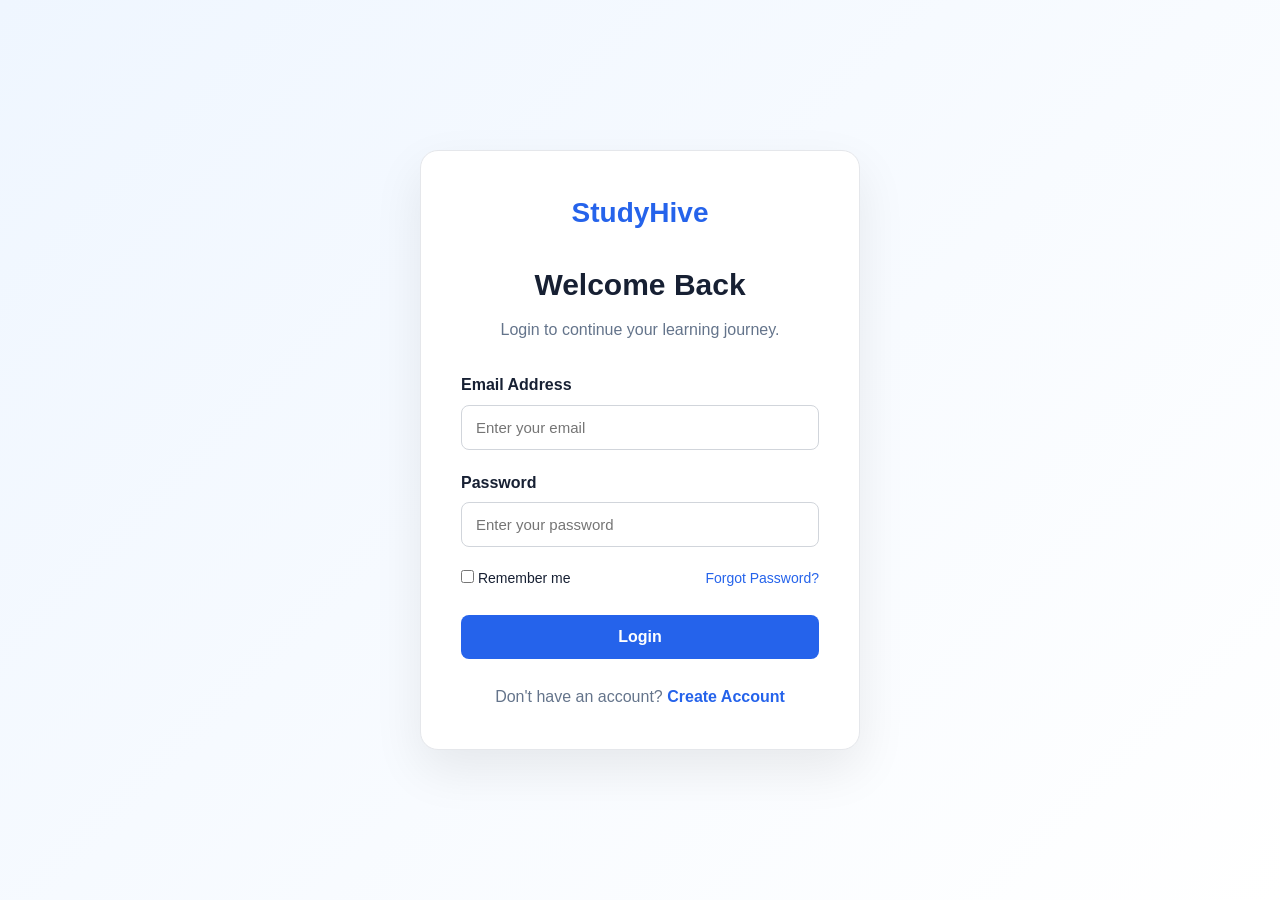
<file: notes.html>
<!DOCTYPE html>
<html lang="en">
<head>
    <meta charset="UTF-8">
    <meta name="viewport" content="width=device-width, initial-scale=1.0">

    <title>Notes - StudyHive</title>

    <link rel="stylesheet" href="style.css">
</head>

<body>

    <div class="dashboard-page">

        <!-- Sidebar -->
        <aside class="sidebar">

            <div class="logo">StudyHive</div>

            <nav>
                <a href="dashboard.html">🏠 Dashboard</a>
                <a href="courses.html">📚 Courses</a>
                <a href="notes.html" class="active">📝 Notes</a>
                <a href="#">🧠 Quizzes</a>
                <a href="progress.html">📊 Progress</a>
                <a href="profile.html">👤 Profile</a>
            </nav>

            <button class="logout-btn" onclick="logout()">
                Logout
            </button>

        </aside>


        <!-- Main Content -->
        <main class="main-content">

            <header class="topbar">

                <div>
                    <h1>My Notes</h1>
                    <p>Create, search and manage your study notes.</p>
                </div>

                <div class="user-info">
                    <div class="avatar" id="userAvatar">A</div>
                    <span id="userName">Student</span>
                </div>

            </header>


            <!-- Create Note -->

            <section class="note-editor">

                <h2>Create New Note</h2>

                <input
                    type="text"
                    id="noteTitle"
                    placeholder="Enter note title"
                >

                <textarea
                    id="noteContent"
                    placeholder="Write your note here..."
                ></textarea>

                <button onclick="saveNote()">
                    + Save Note
                </button>

            </section>


            <!-- Search -->

            <div class="note-search">

                <input
                    type="text"
                    id="noteSearch"
                    placeholder="Search your notes..."
                    oninput="displayNotes()"
                >

            </div>


            <!-- Notes -->

            <section>

                <h2 class="notes-heading">Saved Notes</h2>

                <div id="notesContainer" class="notes-grid"></div>

            </section>

        </main>

    </div>


    <script>

        // Check login

        const userData =
            localStorage.getItem("studyhiveUser");

        if (!userData) {

            window.location.href = "login.html";

        } else {

            const user = JSON.parse(userData);

            document.getElementById("userName").innerText =
                user.name;

            document.getElementById("userAvatar").innerText =
                user.name.charAt(0).toUpperCase();
        }


        // Get notes

        function getNotes() {

            return JSON.parse(
                localStorage.getItem("studyhiveNotes")
            ) || [];

        }


        // Save note

        function saveNote() {

            const title =
                document.getElementById("noteTitle").value.trim();

            const content =
                document.getElementById("noteContent").value.trim();

            if (!title || !content) {

                alert("Please enter both title and note content.");

                return;
            }

            const notes = getNotes();

            notes.unshift({

                id: Date.now(),

                title: title,

                content: content

            });

            localStorage.setItem(
                "studyhiveNotes",
                JSON.stringify(notes)
            );

            document.getElementById("noteTitle").value = "";

            document.getElementById("noteContent").value = "";

            displayNotes();
        }


        // Display notes

        function displayNotes() {

            const container =
                document.getElementById("notesContainer");

            const search =
                document.getElementById("noteSearch")
                .value
                .toLowerCase();

            const notes = getNotes();

            container.innerHTML = "";

            const filteredNotes = notes.filter(function(note) {

                return note.title
                    .toLowerCase()
                    .includes(search)
                    ||
                    note.content
                    .toLowerCase()
                    .includes(search);

            });


            if (filteredNotes.length === 0) {

                container.innerHTML = `
                    <div class="empty-notes">
                        <div>📝</div>
                        <h3>No notes found</h3>
                        <p>Create your first study note above.</p>
                    </div>
                `;

                return;
            }


            filteredNotes.forEach(function(note) {

                const card =
                    document.createElement("div");

                card.className = "note-card";

                card.innerHTML = `
                    <h3>${escapeHTML(note.title)}</h3>

                    <p>${escapeHTML(note.content)}</p>

                    <button
                        onclick="deleteNote(${note.id})"
                        class="delete-note"
                    >
                        Delete
                    </button>
                `;

                container.appendChild(card);

            });

        }


        // Delete note

        function deleteNote(id) {

            const notes =
                getNotes().filter(function(note) {

                    return note.id !== id;

                });

            localStorage.setItem(
                "studyhiveNotes",
                JSON.stringify(notes)
            );

            displayNotes();
        }


        // Prevent HTML injection

        function escapeHTML(text) {

            const div =
                document.createElement("div");

            div.innerText = text;

            return div.innerHTML;
        }


        // Logout

        function logout() {

            localStorage.removeItem("studyhiveUser");

            window.location.href = "login.html";
        }


        displayNotes();

    </script>

</body>
</html>
</file>
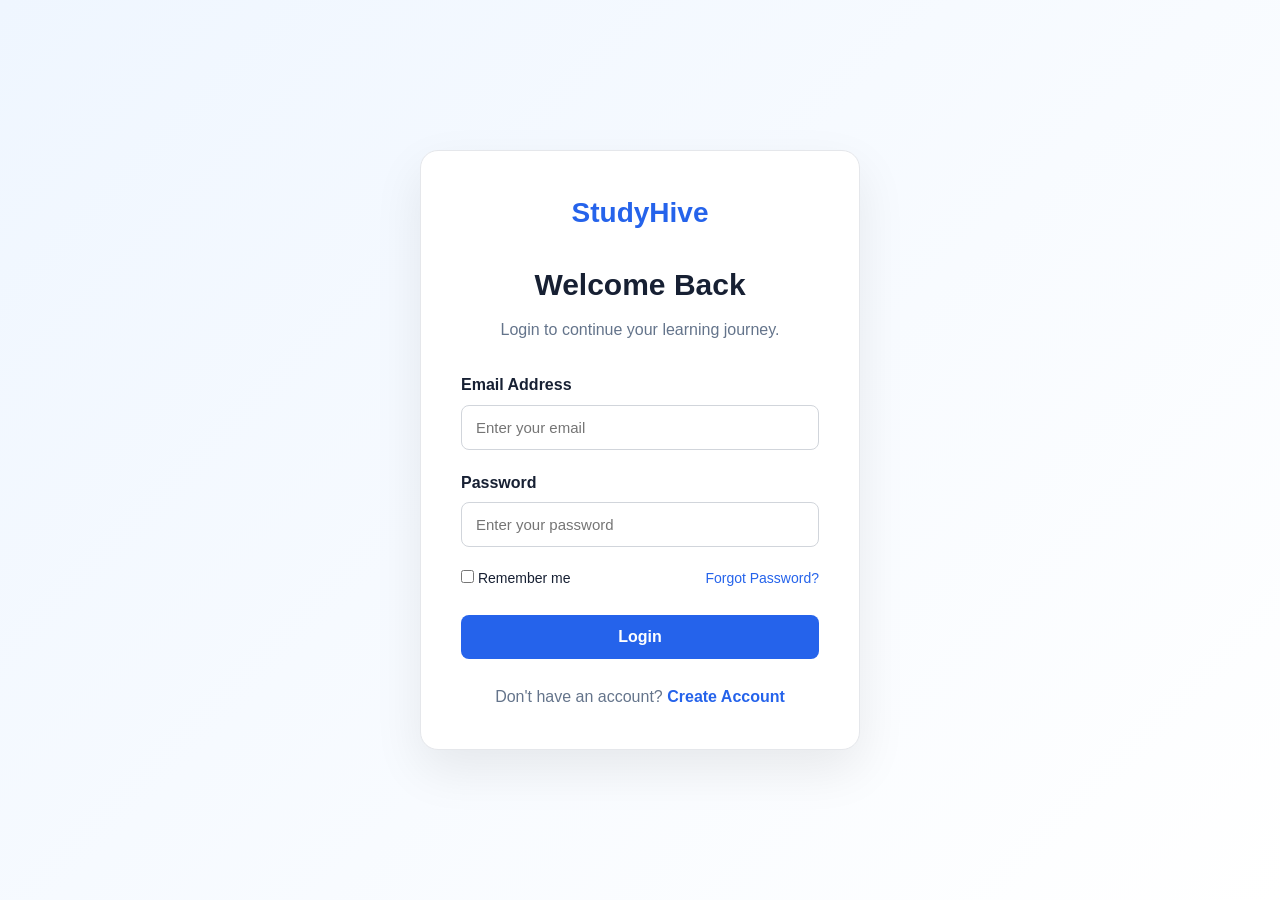
<file: profile.html>
```html
<!DOCTYPE html>
<html lang="en">

<head>
    <meta charset="UTF-8">
    <meta name="viewport" content="width=device-width, initial-scale=1.0">

    <title>Profile - StudyHive</title>

    <link rel="stylesheet" href="style.css">
</head>

<body>

    <div class="dashboard-page">

        <!-- Sidebar -->
        <aside class="sidebar">

            <div class="logo">StudyHive</div>

            <nav>
                <a href="dashboard.html">🏠 Dashboard</a>
                <a href="courses.html">📚 Courses</a>
                <a href="notes.html">📝 Notes</a>
                <a href="quiz.html">🧠 Quizzes</a>
                <a href="progress.html">📊 Progress</a>
                <a href="profile.html" class="active">👤 Profile</a>
            </nav>

            <button class="logout-btn" onclick="logout()">
                Logout
            </button>

        </aside>


        <!-- Main Content -->
        <main class="main-content">

            <header class="topbar">

                <div>
                    <h1>My Profile</h1>
                    <p>Manage your StudyHive account.</p>
                </div>

            </header>


            <!-- Profile Card -->
            <section class="profile-card">

                <div class="profile-avatar" id="profileAvatar">
                    A
                </div>

                <h2 id="profileName">
                    Student
                </h2>

                <p id="profileEmail">
                    student@example.com
                </p>

            </section>


            <!-- Account Information -->
            <section class="profile-section">

                <h2>Account Information</h2>

                <div class="profile-info">

                    <div class="info-row">
                        <span>Full Name</span>

                        <strong id="infoName">
                            Student
                        </strong>
                    </div>


                    <div class="info-row">
                        <span>Email Address</span>

                        <strong id="infoEmail">
                            student@example.com
                        </strong>
                    </div>


                    <div class="info-row">
                        <span>Account Status</span>

                        <strong class="status">
                            Active
                        </strong>
                    </div>

                </div>

            </section>


            <!-- Edit Profile -->
            <section class="profile-section">

                <h2>Edit Profile</h2>

                <div class="profile-edit-form">

                    <label for="editName">
                        Full Name
                    </label>

                    <input
                        type="text"
                        id="editName"
                        placeholder="Enter your name"
                    >


                    <label for="editEmail">
                        Email Address
                    </label>

                    <input
                        type="email"
                        id="editEmail"
                        placeholder="Enter your email"
                    >


                    <button onclick="saveProfile()">
                        Save Changes
                    </button>

                    <p id="profileMessage"></p>

                </div>

            </section>


            <!-- Change Password -->
            <section class="profile-section">

                <h2>Change Password</h2>

                <div class="profile-edit-form">

                    <label for="currentPassword">
                        Current Password
                    </label>

                    <input
                        type="password"
                        id="currentPassword"
                        placeholder="Enter current password"
                    >


                    <label for="newPassword">
                        New Password
                    </label>

                    <input
                        type="password"
                        id="newPassword"
                        placeholder="Enter new password"
                    >


                    <label for="confirmPassword">
                        Confirm New Password
                    </label>

                    <input
                        type="password"
                        id="confirmPassword"
                        placeholder="Confirm new password"
                    >


                    <button onclick="changePassword()">
                        Change Password
                    </button>

                    <p id="passwordMessage"></p>

                </div>

            </section>


            <!-- Account Actions -->
            <section class="profile-section">

                <h2>Account Actions</h2>

                <div class="profile-actions">

                    <button onclick="logout()">
                        Logout
                    </button>

                </div>

            </section>

        </main>

    </div>


    <script>

        // =========================
        // Check Login
        // =========================

        const userData =
            localStorage.getItem("studyhiveUser");


        if (!userData) {

            window.location.href = "login.html";

        } else {

            const user = JSON.parse(userData);

            loadProfile(user);
        }


        // =========================
        // Load Profile
        // =========================

        function loadProfile(user) {

            document.getElementById("profileName").innerText =
                user.name;

            document.getElementById("profileEmail").innerText =
                user.email;

            document.getElementById("infoName").innerText =
                user.name;

            document.getElementById("infoEmail").innerText =
                user.email;

            document.getElementById("profileAvatar").innerText =
                user.name.charAt(0).toUpperCase();


            document.getElementById("editName").value =
                user.name;

            document.getElementById("editEmail").value =
                user.email;
        }


        // =========================
        // Save Profile
        // =========================

        function saveProfile() {

            const name =
                document.getElementById("editName")
                    .value.trim();

            const email =
                document.getElementById("editEmail")
                    .value.trim();

            const message =
                document.getElementById("profileMessage");


            if (!name || !email) {

                message.innerText =
                    "Please fill in all fields.";

                return;
            }


            const oldUser = JSON.parse(
                localStorage.getItem("studyhiveUser")
            );


            const user = {

                id: oldUser.id,

                name: name,

                email: email
            };


            localStorage.setItem(
                "studyhiveUser",
                JSON.stringify(user)
            );


            loadProfile(user);


            message.innerText =
                "Profile updated successfully.";
        }


        // =========================
        // Change Password
        // =========================

        async function changePassword() {

            const currentPassword =
                document.getElementById("currentPassword").value;

            const newPassword =
                document.getElementById("newPassword").value;

            const confirmPassword =
                document.getElementById("confirmPassword").value;

            const message =
                document.getElementById("passwordMessage");


            if (
                !currentPassword ||
                !newPassword ||
                !confirmPassword
            ) {

                message.innerText =
                    "Please fill in all password fields.";

                return;
            }


            if (newPassword !== confirmPassword) {

                message.innerText =
                    "New passwords do not match.";

                return;
            }


            if (newPassword.length < 6) {

                message.innerText =
                    "New password must be at least 6 characters.";

                return;
            }


            const user = JSON.parse(
                localStorage.getItem("studyhiveUser")
            );


            try {

                const response = await fetch(
                    "http://127.0.0.1:8000/api/change-password",
                    {
                        method: "POST",

                        headers: {
                            "Content-Type": "application/json"
                        },

                        body: JSON.stringify({

                            user_id: user.id,

                            current_password:
                                currentPassword,

                            new_password:
                                newPassword
                        })
                    }
                );


                const data =
                    await response.json();


                if (!response.ok) {

                    message.innerText =
                        data.message ||
                        "Unable to change password.";

                    return;
                }


                message.innerText =
                    "Password changed successfully.";


                document.getElementById(
                    "currentPassword"
                ).value = "";


                document.getElementById(
                    "newPassword"
                ).value = "";


                document.getElementById(
                    "confirmPassword"
                ).value = "";


            } catch (error) {

                message.innerText =
                    "Unable to connect to the backend.";

                console.error(error);
            }
        }


        // =========================
        // Logout
        // =========================

        function logout() {

            localStorage.removeItem(
                "studyhiveUser"
            );

            window.location.href =
                "login.html";
        }

    </script>

</body>

</html>
```
</file>
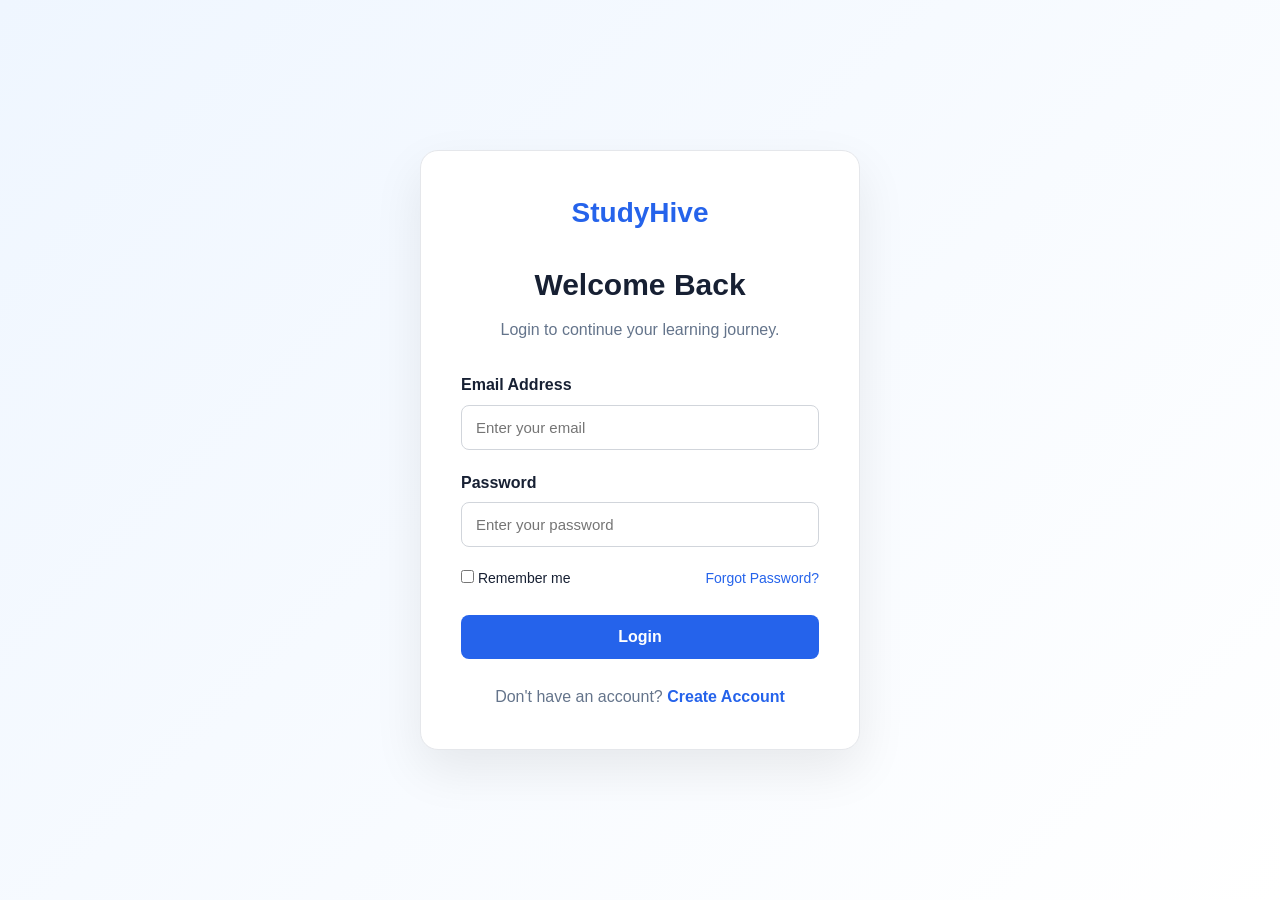
<file: progress.html>
<!DOCTYPE html>
<html lang="en">

<head>

    <meta charset="UTF-8">

    <meta
        name="viewport"
        content="width=device-width, initial-scale=1.0"
    >

    <title>Progress - StudyHive</title>

    <link rel="stylesheet" href="style.css">

</head>


<body>

    <div class="dashboard-page">


        <!-- Sidebar -->

        <aside class="sidebar">

            <div class="logo">
                StudyHive
            </div>


            <nav>

                <a href="dashboard.html">
                    🏠 Dashboard
                </a>

                <a href="courses.html">
                    📚 Courses
                </a>

                <a href="notes.html">
                    📝 Notes
                </a>

                <a href="quiz.html">
                    🧠 Quizzes
                </a>

                <a
                    href="progress.html"
                    class="active"
                >
                    📊 Progress
                </a>

                <a href="profile.html">
                    👤 Profile
                </a>

            </nav>


            <button
                class="logout-btn"
                onclick="logout()"
            >
                Logout
            </button>

        </aside>



        <!-- Main Content -->

        <main class="main-content">


            <!-- Topbar -->

            <header class="topbar">

                <div>

                    <h1>
                        My Progress
                    </h1>

                    <p>
                        Track your learning progress.
                    </p>

                </div>


                <div class="user-info">

                    <div
                        class="avatar"
                        id="userAvatar"
                    >
                        A
                    </div>

                    <span id="userName">
                        Student
                    </span>

                </div>

            </header>



            <!-- Progress Overview -->

            <section class="progress-grid">


                <!-- Courses -->

                <div class="progress-card">

                    <div class="progress-icon">
                        📚
                    </div>

                    <h2 id="courseCount">
                        0
                    </h2>

                    <p>
                        Courses Completed
                    </p>

                </div>



                <!-- Quiz -->

                <div class="progress-card">

                    <div class="progress-icon">
                        🧠
                    </div>

                    <h2 id="quizScore">
                        0 / 0
                    </h2>

                    <p>
                        Quiz Score
                    </p>

                </div>



                <!-- Notes -->

                <div class="progress-card">

                    <div class="progress-icon">
                        📝
                    </div>

                    <h2 id="noteCount">
                        0
                    </h2>

                    <p>
                        Notes Created
                    </p>

                </div>

            </section>



            <!-- Overall Progress -->

            <section class="progress-section">

                <h2>
                    Overall Learning Progress
                </h2>


                <div class="progress-box">

                    <div class="progress-title">

                        <span>
                            Learning Progress
                        </span>

                        <strong id="progressPercentage">
                            0%
                        </strong>

                    </div>


                    <div class="large-progress-bar">

                        <div
                            id="overallProgress"
                            class="large-progress-fill"
                        ></div>

                    </div>


                    <p id="progressMessage">
                        Start learning by exploring your first course.
                    </p>

                </div>

            </section>



            <!-- Learning Activity -->

            <section class="progress-section">

                <h2>
                    Learning Activity
                </h2>


                <div class="activity-card">


                    <!-- Courses Activity -->

                    <div class="activity-item">

                        <span>
                            📚
                        </span>

                        <div>

                            <strong>
                                Courses
                            </strong>

                            <p id="courseActivity">
                                Start a course to begin your learning journey.
                            </p>

                        </div>

                    </div>



                    <!-- Quiz Activity -->

                    <div class="activity-item">

                        <span>
                            🧠
                        </span>

                        <div>

                            <strong>
                                Quizzes
                            </strong>

                            <p id="quizActivity">
                                Complete quizzes to test your knowledge.
                            </p>

                        </div>

                    </div>



                    <!-- Notes Activity -->

                    <div class="activity-item">

                        <span>
                            📝
                        </span>

                        <div>

                            <strong>
                                Notes
                            </strong>

                            <p id="notesActivity">
                                Create notes to organize your study material.
                            </p>

                        </div>

                    </div>


                </div>

            </section>


        </main>

    </div>



    <script>


        // =========================
        // CHECK LOGIN
        // =========================

        const userData =
            localStorage.getItem("studyhiveUser");


        if (!userData) {

            window.location.href =
                "login.html";

        } else {

            const user =
                JSON.parse(userData);


            document.getElementById(
                "userName"
            ).innerText =
                user.name;


            document.getElementById(
                "userAvatar"
            ).innerText =
                user.name
                    .charAt(0)
                    .toUpperCase();

        }



        // =========================
        // COURSE DATA
        // =========================

        const courseNames = [

            "Python Programming",

            "Web Development",

            "Database Management",

            "Cyber Security Basics",

            "AI Fundamentals",

            "Data Science"

        ];



        // =========================
        // COUNT COMPLETED COURSES
        // =========================

        let completedCourses = 0;


        courseNames.forEach(
            function(courseName) {

                const storageKey =
                    "studyhiveCourse_" +
                    courseName;


                const completedTopics =
                    JSON.parse(
                        localStorage.getItem(
                            storageKey
                        )
                    ) || [];


                if (
                    completedTopics.length === 6
                ) {

                    completedCourses++;

                }

            }
        );


        document.getElementById(
            "courseCount"
        ).innerText =
            completedCourses;



        // =========================
        // COURSE ACTIVITY
        // =========================

        if (completedCourses > 0) {

            document.getElementById(
                "courseActivity"
            ).innerText =
                completedCourses +
                " course" +
                (
                    completedCourses === 1
                        ? ""
                        : "s"
                ) +
                " completed.";

        }



        // =========================
        // COUNT NOTES
        // =========================

        const notes =
            JSON.parse(
                localStorage.getItem(
                    "studyhiveNotes"
                )
            ) || [];


        document.getElementById(
            "noteCount"
        ).innerText =
            notes.length;


        if (notes.length > 0) {

            document.getElementById(
                "notesActivity"
            ).innerText =
                "You have created " +
                notes.length +
                " study note" +
                (
                    notes.length === 1
                        ? ""
                        : "s"
                ) +
                ".";

        }



        // =========================
        // GET QUIZ RESULT
        // =========================

        const savedQuizScore =
            localStorage.getItem(
                "studyhiveQuizScore"
            );


        const savedQuizTotal =
            localStorage.getItem(
                "studyhiveQuizTotal"
            );


        let quizProgress = 0;


        if (

            savedQuizScore !== null &&

            savedQuizTotal !== null &&

            Number(savedQuizTotal) > 0

        ) {


            const score =
                Number(savedQuizScore);


            const total =
                Number(savedQuizTotal);



            // Show Quiz Score

            document.getElementById(
                "quizScore"
            ).innerText =
                score +
                " / " +
                total;



            // Calculate Quiz Percentage

            quizProgress =
                Math.round(
                    (score / total) * 100
                );



            // Quiz Activity

            document.getElementById(
                "quizActivity"
            ).innerText =
                "Latest quiz score: " +
                score +
                " out of " +
                total +
                ".";

        }



        // =========================
        // CALCULATE COURSE PROGRESS
        // =========================

        const courseProgress =
            Math.round(
                (
                    completedCourses /
                    courseNames.length
                ) * 100
            );



        // =========================
        // CALCULATE NOTES PROGRESS
        // =========================

        let notesProgress = 0;


        if (notes.length > 0) {

            notesProgress =
                Math.min(
                    notes.length * 10,
                    100
                );

        }



        // =========================
        // OVERALL LEARNING PROGRESS
        // =========================

        const overallLearningProgress =
            Math.round(
                (
                    courseProgress +
                    quizProgress +
                    notesProgress
                ) / 3
            );


        document.getElementById(
            "progressPercentage"
        ).innerText =
            overallLearningProgress +
            "%";


        document.getElementById(
            "overallProgress"
        ).style.width =
            overallLearningProgress +
            "%";



        // =========================
        // PROGRESS MESSAGE
        // =========================

        if (
            overallLearningProgress === 0
        ) {

            document.getElementById(
                "progressMessage"
            ).innerText =
                "Start learning by exploring your first course.";

        }

        else if (
            overallLearningProgress < 40
        ) {

            document.getElementById(
                "progressMessage"
            ).innerText =
                "Good start! Keep learning and completing courses.";

        }

        else if (
            overallLearningProgress < 70
        ) {

            document.getElementById(
                "progressMessage"
            ).innerText =
                "Nice progress! Keep practicing and improving.";

        }

        else if (
            overallLearningProgress < 100
        ) {

            document.getElementById(
                "progressMessage"
            ).innerText =
                "Great work! You are getting closer to your learning goals.";

        }

        else {

            document.getElementById(
                "progressMessage"
            ).innerText =
                "Excellent! You have completed your learning activities.";

        }



        // =========================
        // LOGOUT
        // =========================

        function logout() {

            localStorage.removeItem(
                "studyhiveUser"
            );


            window.location.href =
                "login.html";

        }

    </script>


</body>

</html>
</file>
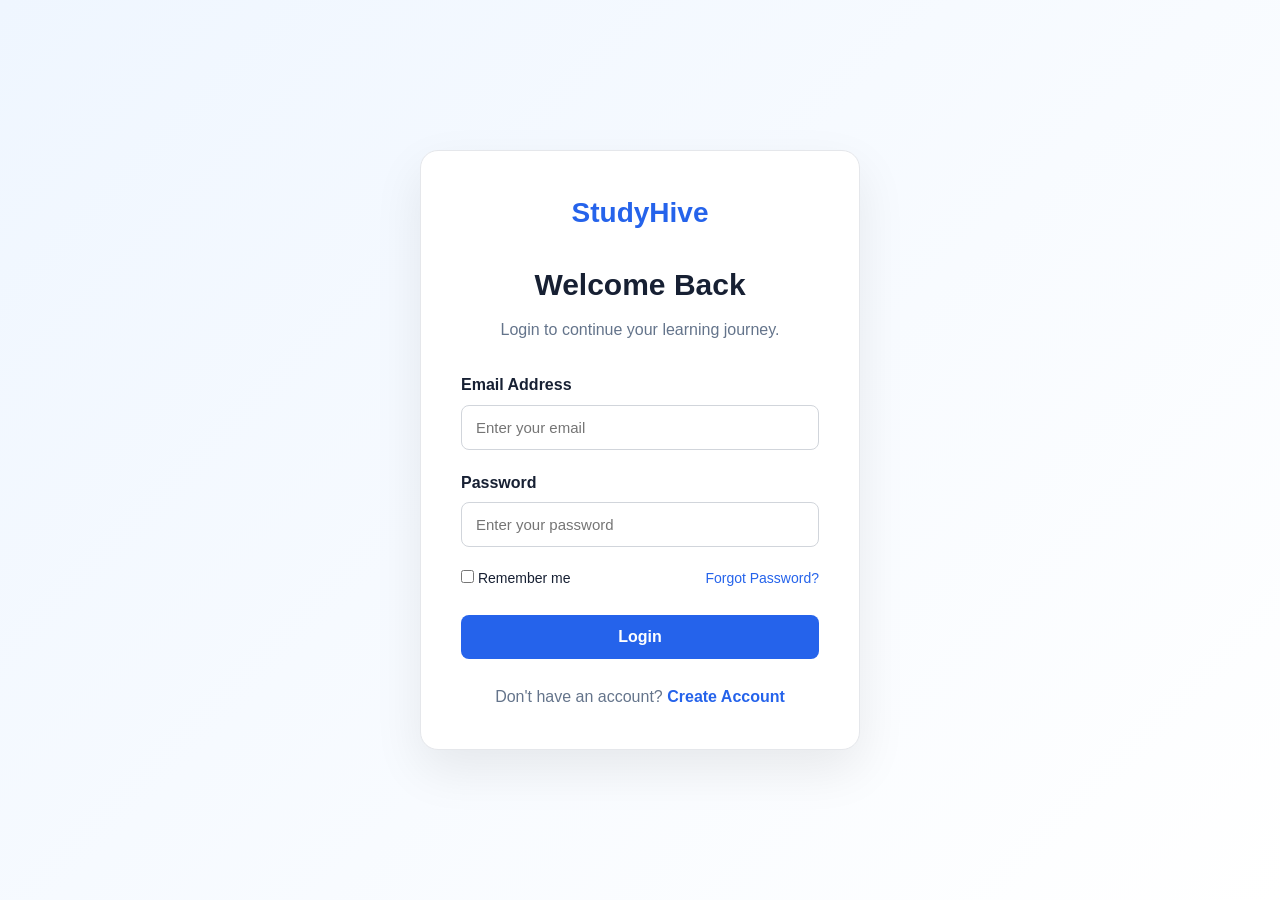
<file: quiz.html>
```html
<!DOCTYPE html>
<html lang="en">
<head>
    <meta charset="UTF-8">
    <meta name="viewport" content="width=device-width, initial-scale=1.0">

    <title>Quiz - StudyHive</title>

    <link rel="stylesheet" href="style.css">
</head>

<body>

    <div class="dashboard-page">

        <!-- Sidebar -->
        <aside class="sidebar">

            <div class="logo">StudyHive</div>

            <nav>
                <a href="dashboard.html">🏠 Dashboard</a>
                <a href="courses.html">📚 Courses</a>
                <a href="notes.html">📝 Notes</a>
                <a href="quiz.html" class="active">🧠 Quizzes</a>
                <a href="progress.html">📊 Progress</a>
                <a href="profile.html">👤 Profile</a>
            </nav>

            <button class="logout-btn" onclick="logout()">
                Logout
            </button>

        </aside>


        <!-- Main Content -->
        <main class="main-content">

            <header class="topbar">

                <div>
                    <h1>Quiz Center</h1>
                    <p>Test your knowledge and track your score.</p>
                </div>

                <div class="user-info">
                    <div class="avatar" id="userAvatar">A</div>
                    <span id="userName">Student</span>
                </div>

            </header>


            <!-- Quiz Card -->

            <section class="quiz-container">

                <div class="quiz-header">

                    <span id="questionNumber">
                        Question 1 of 5
                    </span>

                    <span id="scoreDisplay">
                        Score: 0
                    </span>

                </div>


                <div class="progress-bar">

                    <div
                        id="quizProgress"
                        class="progress-fill"
                    ></div>

                </div>


                <div class="question-area">

                    <h2 id="question">
                        Loading question...
                    </h2>

                    <div id="options"></div>

                </div>


                <button
                    id="nextButton"
                    class="next-btn"
                    onclick="nextQuestion()"
                >
                    Next Question
                </button>

            </section>


            <!-- Result -->

            <section
                id="resultBox"
                class="quiz-result"
                style="display:none;"
            >

                <div class="result-icon">🎉</div>

                <h2>Quiz Completed!</h2>

                <p id="finalScore"></p>

                <button onclick="restartQuiz()">
                    Try Again
                </button>

            </section>

        </main>

    </div>


    <script>

        // Check login

        const userData =
            localStorage.getItem("studyhiveUser");

        if (!userData) {

            window.location.href = "login.html";

        } else {

            const user = JSON.parse(userData);

            document.getElementById("userName").innerText =
                user.name;

            document.getElementById("userAvatar").innerText =
                user.name.charAt(0).toUpperCase();
        }


        // Quiz Questions

        const questions = [

            {
                question: "What does HTML stand for?",

                options: [
                    "Hyper Text Markup Language",
                    "High Text Machine Language",
                    "Hyperlink Text Management Language",
                    "Home Tool Markup Language"
                ],

                answer: 0
            },

            {
                question: "Which language is mainly used for styling web pages?",

                options: [
                    "Python",
                    "CSS",
                    "Java",
                    "SQL"
                ],

                answer: 1
            },

            {
                question: "Which language is used to make web pages interactive?",

                options: [
                    "HTML",
                    "CSS",
                    "JavaScript",
                    "SQL"
                ],

                answer: 2
            },

            {
                question: "Which symbol is used for comments in Python?",

                options: [
                    "//",
                    "/* */",
                    "#",
                    "<!-- -->"
                ],

                answer: 2
            },

            {
                question: "Which database is used by StudyHive currently?",

                options: [
                    "MongoDB",
                    "MySQL",
                    "SQLite",
                    "Oracle"
                ],

                answer: 2
            }

        ];


        let currentQuestion = 0;
        let score = 0;
        let answered = false;


        // Load question

        function loadQuestion() {

            answered = false;

            const question =
                questions[currentQuestion];

            document.getElementById("question").innerText =
                question.question;

            document.getElementById("questionNumber").innerText =
                "Question " +
                (currentQuestion + 1) +
                " of " +
                questions.length;

            document.getElementById("scoreDisplay").innerText =
                "Score: " + score;

            document.getElementById("quizProgress").style.width =
                ((currentQuestion + 1) / questions.length * 100) + "%";


            const optionsContainer =
                document.getElementById("options");

            optionsContainer.innerHTML = "";


            question.options.forEach(function(option, index) {

                const button =
                    document.createElement("button");

                button.className = "quiz-option";

                button.innerText = option;

                button.onclick = function() {

                    selectAnswer(index, button);

                };

                optionsContainer.appendChild(button);

            });


            document.getElementById("nextButton").innerText =
                currentQuestion === questions.length - 1
                    ? "Finish Quiz"
                    : "Next Question";
        }


        // Select answer

        function selectAnswer(index, button) {

            if (answered) return;

            answered = true;

            const correctAnswer =
                questions[currentQuestion].answer;

            const options =
                document.querySelectorAll(".quiz-option");


            options.forEach(function(option, i) {

                option.disabled = true;

                if (i === correctAnswer) {

                    option.classList.add("correct");

                }

            });


            if (index === correctAnswer) {

                score++;

                button.classList.add("correct");

            } else {

                button.classList.add("wrong");

            }


            document.getElementById("scoreDisplay").innerText =
                "Score: " + score;
        }


        // Next question

        function nextQuestion() {

            if (!answered) {

                alert("Please select an answer first.");

                return;
            }


            if (currentQuestion < questions.length - 1) {

                currentQuestion++;

                loadQuestion();

            } else {

                showResult();

            }

        }


        // Result

        function showResult() {

            document.querySelector(".quiz-container")
                .style.display = "none";

            document.getElementById("resultBox")
                .style.display = "block";

            document.getElementById("finalScore").innerText =
                "You scored " +
                score +
                " out of " +
                questions.length +
                ".";


            // Save quiz result

            localStorage.setItem(
                "studyhiveQuizScore",
                score
            );

            localStorage.setItem(
                "studyhiveQuizTotal",
                questions.length
            );
        }


        // Restart

        function restartQuiz() {

            currentQuestion = 0;

            score = 0;

            document.querySelector(".quiz-container")
                .style.display = "block";

            document.getElementById("resultBox")
                .style.display = "none";

            loadQuestion();
        }


        // Logout

        function logout() {

            localStorage.removeItem("studyhiveUser");

            window.location.href = "login.html";
        }


        // Start quiz

        loadQuestion();

    </script>

</body>
</html>
</file>
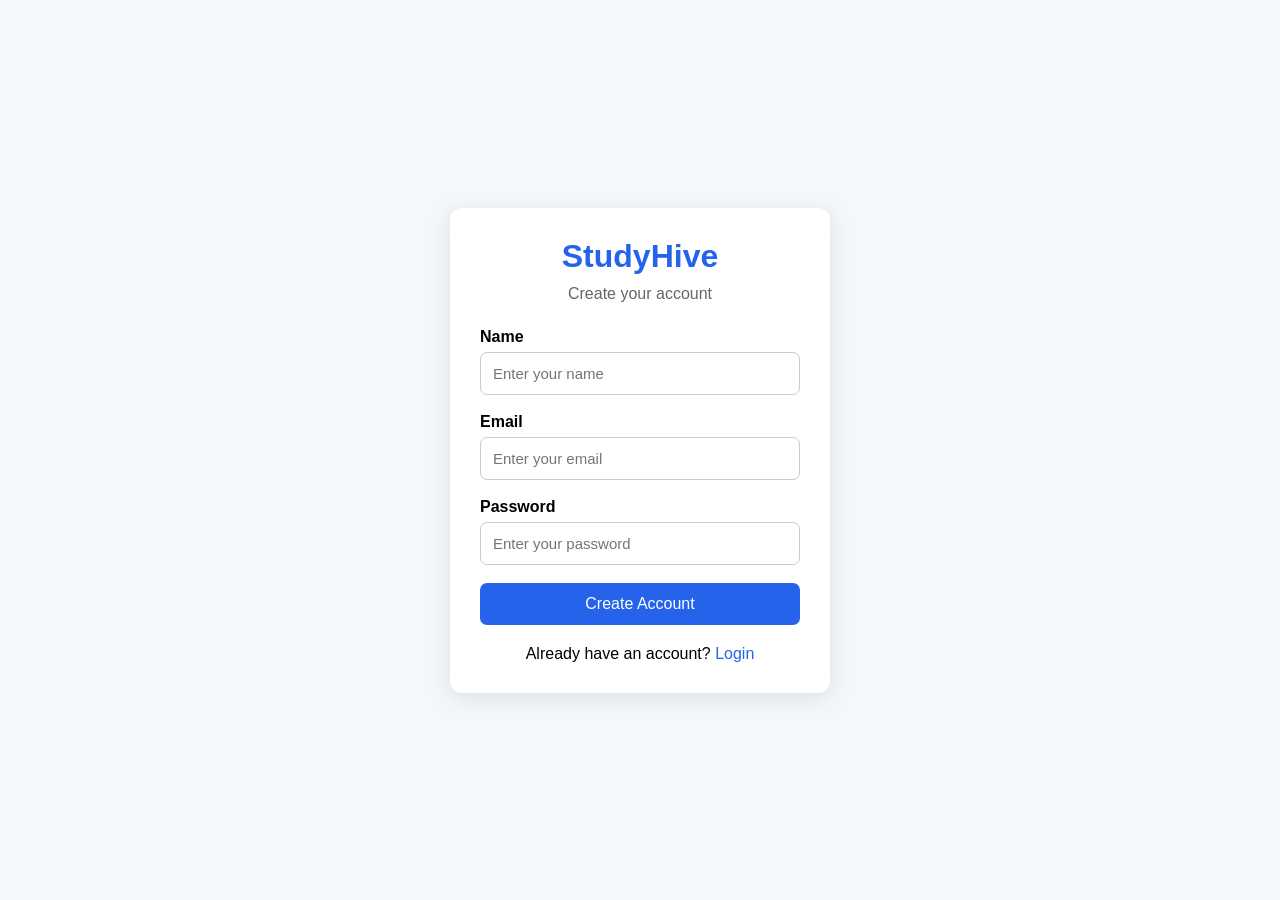
<file: register.html>
<!DOCTYPE html>
<html lang="en">
<head>
    <meta charset="UTF-8">
    <meta name="viewport" content="width=device-width, initial-scale=1.0">
    <title>StudyHive - Register</title>

    <style>
        * {
            box-sizing: border-box;
            margin: 0;
            padding: 0;
            font-family: Arial, sans-serif;
        }

        body {
            min-height: 100vh;
            display: flex;
            justify-content: center;
            align-items: center;
            background: #f4f7fb;
        }

        .register-box {
            width: 380px;
            padding: 30px;
            background: white;
            border-radius: 12px;
            box-shadow: 0 5px 25px rgba(0,0,0,0.1);
        }

        h1 {
            text-align: center;
            color: #2563eb;
            margin-bottom: 10px;
        }

        .subtitle {
            text-align: center;
            color: #666;
            margin-bottom: 25px;
        }

        label {
            display: block;
            margin-bottom: 6px;
            font-weight: bold;
        }

        input {
            width: 100%;
            padding: 12px;
            margin-bottom: 18px;
            border: 1px solid #ccc;
            border-radius: 7px;
            font-size: 15px;
        }

        button {
            width: 100%;
            padding: 12px;
            border: none;
            border-radius: 7px;
            background: #2563eb;
            color: white;
            font-size: 16px;
            cursor: pointer;
        }

        button:hover {
            background: #1d4ed8;
        }

        #message {
            margin-top: 15px;
            text-align: center;
            font-weight: bold;
        }

        .login-link {
            text-align: center;
            margin-top: 20px;
        }

        .login-link a {
            color: #2563eb;
            text-decoration: none;
        }
    </style>
</head>

<body>

    <div class="register-box">

        <h1>StudyHive</h1>
        <p class="subtitle">Create your account</p>

        <form id="registerForm">

            <label for="name">Name</label>
            <input
                type="text"
                id="name"
                placeholder="Enter your name"
                required
            >

            <label for="email">Email</label>
            <input
                type="email"
                id="email"
                placeholder="Enter your email"
                required
            >

            <label for="password">Password</label>
            <input
                type="password"
                id="password"
                placeholder="Enter your password"
                required
            >

            <button type="submit">Create Account</button>

        </form>

        <div id="message"></div>

        <div class="login-link">
            Already have an account?
            <a href="login.html">Login</a>
        </div>

    </div>

    <script>
        document.getElementById("registerForm").addEventListener("submit", async function(event) {

            event.preventDefault();

            const name = document.getElementById("name").value;
            const email = document.getElementById("email").value;
            const password = document.getElementById("password").value;

            const message = document.getElementById("message");

            message.innerText = "Creating account...";
            message.style.color = "blue";

            try {

                const response = await fetch("http://127.0.0.1:8000/api/register", {
                    method: "POST",
                    headers: {
                        "Content-Type": "application/json"
                    },
                    body: JSON.stringify({
                        name: name,
                        email: email,
                        password: password
                    })
                });

                const data = await response.json();

                if (response.ok) {

                    message.innerText = data.message;
                    message.style.color = "green";

                    document.getElementById("registerForm").reset();

                } else {

                    message.innerText = data.message || "Registration failed";
                    message.style.color = "red";
                }

            } catch (error) {

                message.innerText = "Backend server is not running!";
                message.style.color = "red";

                console.error(error);
            }

        });
    </script>

</body>
</html>
</file>
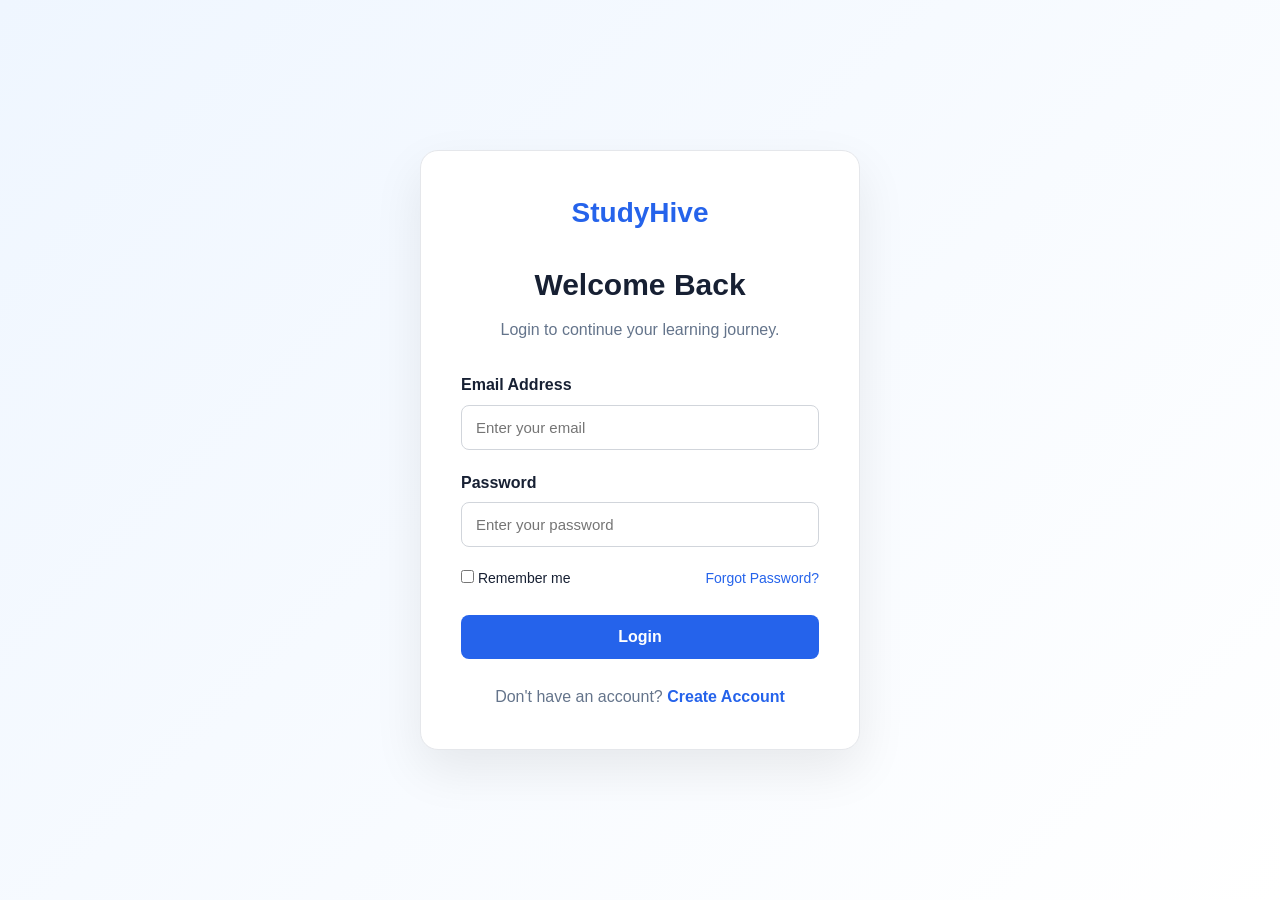
<file: scheduler.html>
<!DOCTYPE html>
<html lang="en">

<head>

    <meta charset="UTF-8">

    <meta
        name="viewport"
        content="width=device-width, initial-scale=1.0"
    >

    <title>Smart Scheduler - StudyHive</title>

    <link rel="stylesheet" href="style.css">

</head>

<body>

<div class="dashboard-page">

    <!-- Sidebar -->

    <aside class="sidebar">

        <div class="logo">
            StudyHive
        </div>

        <nav>

            <a href="dashboard.html">
                🏠 Dashboard
            </a>

            <a href="courses.html">
                📚 Courses
            </a>

            <a href="notes.html">
                📝 Notes
            </a>

            <a href="quiz.html">
                🧠 Quizzes
            </a>

            <a href="progress.html">
                📊 Progress
            </a>

            <a href="groups.html">
                👥 Study Groups
            </a>

            <a href="scheduler.html" class="active">
                📅 Smart Scheduler
            </a>

            <a href="profile.html">
                👤 Profile
            </a>

        </nav>

        <button
            class="logout-btn"
            onclick="logout()"
        >
            Logout
        </button>

    </aside>


    <!-- Main Content -->

    <main class="main-content">

        <header class="topbar">

            <div>

                <h1>
                    Smart Scheduler
                </h1>

                <p>
                    Plan your study sessions and stay organized.
                </p>

            </div>

        </header>


        <!-- Add Task -->

        <section class="scheduler-form">

            <h2>
                Add Study Task
            </h2>

            <div class="scheduler-form-grid">

                <div>

                    <label for="taskTitle">
                        Task
                    </label>

                    <input
                        type="text"
                        id="taskTitle"
                        placeholder="Example: Complete Python loops"
                    >

                </div>


                <div>

                    <label for="taskSubject">
                        Subject
                    </label>

                    <select id="taskSubject">

                        <option value="">
                            Select Subject
                        </option>

                        <option value="Python">
                            Python
                        </option>

                        <option value="Web Development">
                            Web Development
                        </option>

                        <option value="DBMS">
                            DBMS
                        </option>

                        <option value="Cyber Security">
                            Cyber Security
                        </option>

                        <option value="AI">
                            AI
                        </option>

                        <option value="Data Science">
                            Data Science
                        </option>

                        <option value="Other">
                            Other
                        </option>

                    </select>

                </div>


                <div>

                    <label for="taskDate">
                        Date
                    </label>

                    <input
                        type="date"
                        id="taskDate"
                    >

                </div>


                <div>

                    <label for="taskTime">
                        Time
                    </label>

                    <input
                        type="time"
                        id="taskTime"
                    >

                </div>

            </div>


            <button
                class="add-task-btn"
                onclick="addTask()"
            >
                + Add Study Task
            </button>

        </section>


        <!-- Tasks -->

        <section class="scheduler-section">

            <div class="scheduler-title">

                <div>

                    <h2>
                        My Study Schedule
                    </h2>

                    <p>
                        Your upcoming and completed study tasks.
                    </p>

                </div>

            </div>


            <div
                class="tasks-list"
                id="tasksList"
            >

            </div>

        </section>

    </main>

</div>


<script>

// =========================
// LOGIN CHECK
// =========================

const userData =
    localStorage.getItem("studyhiveUser");


if (!userData) {

    window.location.href =
        "login.html";

}


// =========================
// STORAGE KEY
// =========================

const schedulerKey =
    "studyhiveSchedule";


// =========================
// LOAD TASKS
// =========================

function getTasks() {

    return JSON.parse(
        localStorage.getItem(
            schedulerKey
        )
    ) || [];

}


// =========================
// SAVE TASKS
// =========================

function saveTasks(tasks) {

    localStorage.setItem(
        schedulerKey,
        JSON.stringify(tasks)
    );

}


// =========================
// ADD TASK
// =========================

function addTask() {

    const title =
        document.getElementById(
            "taskTitle"
        ).value.trim();


    const subject =
        document.getElementById(
            "taskSubject"
        ).value;


    const date =
        document.getElementById(
            "taskDate"
        ).value;


    const time =
        document.getElementById(
            "taskTime"
        ).value;


    if (
        !title ||
        !subject ||
        !date ||
        !time
    ) {

        alert(
            "Please fill in all fields."
        );

        return;

    }


    const tasks =
        getTasks();


    const newTask = {

        id: Date.now(),

        title: title,

        subject: subject,

        date: date,

        time: time,

        completed: false

    };


    tasks.push(newTask);


    saveTasks(tasks);


    document.getElementById(
        "taskTitle"
    ).value = "";


    document.getElementById(
        "taskSubject"
    ).value = "";


    document.getElementById(
        "taskDate"
    ).value = "";


    document.getElementById(
        "taskTime"
    ).value = "";


    displayTasks();

}


// =========================
// DISPLAY TASKS
// =========================

function displayTasks() {

    const tasks =
        getTasks();


    const container =
        document.getElementById(
            "tasksList"
        );


    container.innerHTML = "";


    if (tasks.length === 0) {

        container.innerHTML = `

            <div class="no-tasks">

                <h3>
                    No study tasks yet
                </h3>

                <p>
                    Add your first study task above.
                </p>

            </div>

        `;

        return;

    }


    tasks.sort(
        function(a, b) {

            const first =
                new Date(
                    a.date + "T" + a.time
                );

            const second =
                new Date(
                    b.date + "T" + b.time
                );

            return first - second;

        }
    );


    tasks.forEach(
        function(task) {

            const card =
                document.createElement(
                    "div"
                );


            card.className =
                "task-card";


            if (task.completed) {

                card.classList.add(
                    "task-completed"
                );

            }


            card.innerHTML = `

                <div class="task-main">

                    <div class="task-check">

                        <button
                            onclick="toggleTask(${task.id})"
                        >
                            ${task.completed ? "✓" : "○"}
                        </button>

                    </div>


                    <div class="task-details">

                        <h3>
                            ${escapeHTML(task.title)}
                        </h3>

                        <p>
                            📚 ${escapeHTML(task.subject)}
                        </p>

                        <div class="task-date">

                            📅 ${formatDate(task.date)}

                            &nbsp;&nbsp;

                            ⏰ ${task.time}

                        </div>

                    </div>

                </div>


                <button
                    class="delete-task-btn"
                    onclick="deleteTask(${task.id})"
                >
                    Delete
                </button>

            `;


            container.appendChild(card);

        }
    );

}


// =========================
// COMPLETE TASK
// =========================

function toggleTask(id) {

    const tasks =
        getTasks();


    const task =
        tasks.find(
            function(item) {

                return item.id === id;

            }
        );


    if (!task) {

        return;

    }


    task.completed =
        !task.completed;


    saveTasks(tasks);


    displayTasks();

}


// =========================
// DELETE TASK
// =========================

function deleteTask(id) {

    const confirmDelete =
        confirm(
            "Delete this study task?"
        );


    if (!confirmDelete) {

        return;

    }


    let tasks =
        getTasks();


    tasks =
        tasks.filter(
            function(task) {

                return task.id !== id;

            }
        );


    saveTasks(tasks);


    displayTasks();

}


// =========================
// FORMAT DATE
// =========================

function formatDate(dateString) {

    const date =
        new Date(
            dateString + "T00:00:00"
        );


    return date.toLocaleDateString(
        "en-IN",
        {
            day: "numeric",
            month: "short",
            year: "numeric"
        }
    );

}


// =========================
// HTML ESCAPE
// =========================

function escapeHTML(text) {

    return text
        .replace(/&/g, "&amp;")
        .replace(/</g, "&lt;")
        .replace(/>/g, "&gt;")
        .replace(/"/g, "&quot;")
        .replace(/'/g, "&#039;");

}


// =========================
// LOGOUT
// =========================

function logout() {

    localStorage.removeItem(
        "studyhiveUser"
    );

    window.location.href =
        "login.html";

}


// =========================
// LOAD
// =========================

displayTasks();

</script>

</body>

</html>
</file>
<file: style.css>
* {
    margin: 0;
    padding: 0;
    box-sizing: border-box;
}

html {
    scroll-behavior: smooth;
}

body {
    font-family: Arial, sans-serif;
    color: #172033;
    background: #f8fafc;
    line-height: 1.6;
}

.navbar {
    height: 70px;
    padding: 0 7%;
    display: flex;
    align-items: center;
    justify-content: space-between;
    background: white;
    border-bottom: 1px solid #e5e7eb;
    position: sticky;
    top: 0;
    z-index: 100;
}

.logo {
    font-size: 25px;
    font-weight: bold;
    color: #2563eb;
}

.nav-links {
    display: flex;
    align-items: center;
    gap: 25px;
}

.nav-links a {
    text-decoration: none;
    color: #374151;
    font-size: 15px;
}

.nav-links a:hover {
    color: #2563eb;
}

.btn {
    display: inline-block;
    background: #2563eb;
    color: white !important;
    padding: 11px 20px;
    border-radius: 8px;
    text-decoration: none;
    font-weight: 600;
}

.btn:hover {
    background: #1d4ed8;
}

.hero {
    min-height: 620px;
    display: flex;
    align-items: center;
    padding: 80px 7%;
    background: linear-gradient(135deg, #eff6ff, #ffffff);
}

.hero-content {
    max-width: 720px;
}

.tagline {
    color: #2563eb;
    font-size: 14px;
    font-weight: bold;
    letter-spacing: 2px;
    margin-bottom: 15px;
}

.hero h1 {
    font-size: clamp(48px, 7vw, 82px);
    line-height: 1.05;
    margin-bottom: 25px;
}

.hero h1 span {
    color: #2563eb;
}

.hero p:not(.tagline) {
    max-width: 620px;
    font-size: 18px;
    color: #64748b;
    margin-bottom: 30px;
}

.hero-buttons {
    display: flex;
    gap: 15px;
    flex-wrap: wrap;
}

.secondary {
    background: white;
    color: #2563eb !important;
    border: 1px solid #2563eb;
}

.section {
    padding: 80px 7%;
}

.section h2 {
    text-align: center;
    font-size: 36px;
    margin-bottom: 45px;
}

.features-grid {
    display: grid;
    grid-template-columns: repeat(3, 1fr);
    gap: 25px;
}

.feature-card {
    background: white;
    padding: 30px;
    border-radius: 14px;
    border: 1px solid #e5e7eb;
    transition: 0.3s;
}

.feature-card:hover {
    transform: translateY(-5px);
    box-shadow: 0 15px 35px rgba(0, 0, 0, 0.08);
}

.feature-card h3 {
    margin-bottom: 12px;
    font-size: 20px;
}

.feature-card p {
    color: #64748b;
}

.subjects {
    background: #eff6ff;
}

.subject-grid {
    display: grid;
    grid-template-columns: repeat(3, 1fr);
    gap: 20px;
}

.subject-grid div {
    background: white;
    padding: 25px;
    border-radius: 12px;
    text-align: center;
    font-size: 18px;
    font-weight: bold;
    border: 1px solid #dbeafe;
}

.steps {
    display: grid;
    grid-template-columns: repeat(3, 1fr);
    gap: 30px;
}

.steps > div {
    background: white;
    padding: 30px;
    border-radius: 14px;
    border: 1px solid #e5e7eb;
}

.steps span {
    color: #2563eb;
    font-size: 28px;
    font-weight: bold;
}

.steps h3 {
    margin: 12px 0;
}

.steps p {
    color: #64748b;
}

footer {
    background: #111827;
    color: white;
    text-align: center;
    padding: 25px;
}

/* Mobile */
@media (max-width: 800px) {

    .navbar {
        padding: 0 5%;
    }

    .nav-links {
        display: none;
    }

    .hero {
        padding: 60px 5%;
    }

    .hero h1 {
        font-size: 52px;
    }

    .section {
        padding: 60px 5%;
    }

    .features-grid,
    .subject-grid,
    .steps {
        grid-template-columns: 1fr;
    }

    .section h2 {
        font-size: 30px;
    }
}
/* Authentication Pages */

.auth-page {
    min-height: 100vh;
    display: flex;
    align-items: center;
    justify-content: center;
    padding: 30px 20px;
    background: linear-gradient(135deg, #eff6ff, #ffffff);
}

.auth-card {
    width: 100%;
    max-width: 440px;
    background: white;
    padding: 40px;
    border-radius: 18px;
    border: 1px solid #e5e7eb;
    box-shadow: 0 20px 50px rgba(0, 0, 0, 0.08);
}

.auth-logo {
    display: block;
    text-align: center;
    color: #2563eb;
    font-size: 28px;
    font-weight: bold;
    text-decoration: none;
    margin-bottom: 25px;
}

.auth-card h1 {
    text-align: center;
    font-size: 30px;
    margin-bottom: 8px;
}

.auth-subtitle {
    text-align: center;
    color: #64748b;
    margin-bottom: 30px;
}

.form-group {
    margin-bottom: 20px;
}

.form-group label {
    display: block;
    font-weight: 600;
    margin-bottom: 7px;
}

.form-group input {
    width: 100%;
    padding: 13px 14px;
    border: 1px solid #d1d5db;
    border-radius: 8px;
    font-size: 15px;
    outline: none;
}

.form-group input:focus {
    border-color: #2563eb;
}

.form-options {
    display: flex;
    justify-content: space-between;
    align-items: center;
    margin-bottom: 25px;
    font-size: 14px;
}

.form-options a {
    color: #2563eb;
    text-decoration: none;
}

.auth-btn {
    width: 100%;
    padding: 13px;
    border: none;
    border-radius: 8px;
    background: #2563eb;
    color: white;
    font-size: 16px;
    font-weight: 600;
    cursor: pointer;
}

.auth-btn:hover {
    background: #1d4ed8;
}

.auth-footer {
    text-align: center;
    margin-top: 25px;
    color: #64748b;
}

.auth-footer a {
    color: #2563eb;
    font-weight: 600;
    text-decoration: none;
}

@media (max-width: 500px) {
    .auth-card {
        padding: 28px 20px;
    }
}
/* ================================
   StudyHive Dashboard
================================ */

.dashboard-page {
    min-height: 100vh;
    display: flex;
    background: #f5f7fb;
}

/* Sidebar */

.sidebar {
    width: 240px;
    min-height: 100vh;
    background: #ffffff;
    border-right: 1px solid #e5e7eb;
    padding: 25px 18px;
    display: flex;
    flex-direction: column;
    position: fixed;
    left: 0;
    top: 0;
}

.logo {
    font-size: 26px;
    font-weight: 700;
    color: #4f46e5;
    padding: 10px 12px 30px;
}

.sidebar nav {
    display: flex;
    flex-direction: column;
    gap: 8px;
}

.sidebar nav a {
    text-decoration: none;
    color: #4b5563;
    padding: 13px 14px;
    border-radius: 10px;
    font-size: 15px;
    transition: 0.2s;
}

.sidebar nav a:hover,
.sidebar nav a.active {
    background: #eef2ff;
    color: #4f46e5;
    font-weight: 600;
}

.logout-btn {
    margin-top: auto;
    border: none;
    background: #fee2e2;
    color: #dc2626;
    padding: 12px;
    border-radius: 10px;
    cursor: pointer;
    font-size: 15px;
}

/* Main Content */

.main-content {
    margin-left: 240px;
    width: calc(100% - 240px);
    padding: 30px;
}

/* Topbar */

.topbar {
    display: flex;
    justify-content: space-between;
    align-items: center;
    margin-bottom: 25px;
}

.topbar h1 {
    margin: 0;
    font-size: 28px;
    color: #111827;
}

.topbar p {
    margin-top: 6px;
    color: #6b7280;
}

.user-info {
    display: flex;
    align-items: center;
    gap: 10px;
    font-weight: 600;
}

.avatar {
    width: 42px;
    height: 42px;
    border-radius: 50%;
    background: #4f46e5;
    color: white;
    display: flex;
    align-items: center;
    justify-content: center;
}

/* Welcome */

.welcome-card {
    background: linear-gradient(135deg, #4f46e5, #6366f1);
    color: white;
    padding: 30px;
    border-radius: 18px;
    display: flex;
    justify-content: space-between;
    align-items: center;
    margin-bottom: 25px;
}

.welcome-card h2 {
    margin: 0 0 8px;
    font-size: 25px;
}

.welcome-card p {
    margin: 0;
    opacity: 0.9;
}

.welcome-icon {
    font-size: 55px;
}

/* Stats */

.stats-grid {
    display: grid;
    grid-template-columns: repeat(4, 1fr);
    gap: 18px;
    margin-bottom: 35px;
}

.stat-card {
    background: white;
    padding: 22px;
    border-radius: 15px;
    border: 1px solid #e5e7eb;
}

.stat-icon {
    font-size: 25px;
}

.stat-card h3 {
    font-size: 25px;
    margin: 12px 0 4px;
    color: #111827;
}

.stat-card p {
    margin: 0;
    color: #6b7280;
}

/* Sections */

.section {
    margin-bottom: 35px;
}

.section h2 {
    font-size: 21px;
    color: #111827;
    margin-bottom: 18px;
}

/* Quick Access */

.quick-grid {
    display: grid;
    grid-template-columns: repeat(3, 1fr);
    gap: 18px;
}

.quick-card {
    background: white;
    padding: 25px;
    border-radius: 15px;
    border: 1px solid #e5e7eb;
}

.quick-card > span {
    font-size: 30px;
}

.quick-card h3 {
    margin: 14px 0 7px;
}

.quick-card p {
    color: #6b7280;
    margin-bottom: 18px;
}

.quick-card button {
    border: none;
    background: #4f46e5;
    color: white;
    padding: 10px 16px;
    border-radius: 8px;
    cursor: pointer;
}

/* Activity */

.activity-card {
    background: white;
    padding: 25px;
    border-radius: 15px;
    border: 1px solid #e5e7eb;
}

.activity-card p {
    margin: 0 0 7px;
    font-weight: 600;
}

.activity-card span {
    color: #6b7280;
}


/* ================================
   Mobile Responsive
================================ */

@media (max-width: 900px) {

    .sidebar {
        width: 200px;
    }

    .main-content {
        margin-left: 200px;
        width: calc(100% - 200px);
    }

    .stats-grid {
        grid-template-columns: repeat(2, 1fr);
    }

    .quick-grid {
        grid-template-columns: 1fr;
    }
}


@media (max-width: 600px) {

    .dashboard-page {
        display: block;
    }

    .sidebar {
        position: relative;
        width: 100%;
        min-height: auto;
        border-right: none;
        border-bottom: 1px solid #e5e7eb;
    }

    .sidebar nav {
        flex-direction: row;
        overflow-x: auto;
    }

    .sidebar nav a {
        white-space: nowrap;
    }

    .logout-btn {
        margin-top: 15px;
    }

    .main-content {
        margin-left: 0;
        width: 100%;
        padding: 20px;
    }

    .topbar {
        align-items: flex-start;
    }

    .topbar h1 {
        font-size: 23px;
    }

    .user-info span {
        display: none;
    }

    .welcome-card {
        padding: 22px;
    }

    .welcome-icon {
        font-size: 40px;
    }

    .stats-grid {
        grid-template-columns: 1fr 1fr;
        gap: 12px;
    }

    .stat-card {
        padding: 16px;
    }

}
/* ================================
   StudyHive Courses
================================ */

.course-search {
    margin-bottom: 25px;
}

.course-search input {
    width: 100%;
    max-width: 500px;
    padding: 14px 16px;
    border: 1px solid #d1d5db;
    border-radius: 10px;
    outline: none;
    font-size: 15px;
    box-sizing: border-box;
}

.course-search input:focus {
    border-color: #4f46e5;
}

.course-grid {
    display: grid;
    grid-template-columns: repeat(3, 1fr);
    gap: 20px;
}

.course-card {
    background: white;
    border: 1px solid #e5e7eb;
    border-radius: 16px;
    overflow: hidden;
    transition: 0.2s;
}

.course-card:hover {
    transform: translateY(-4px);
}

.course-image {
    height: 130px;
    background: #eef2ff;
    display: flex;
    align-items: center;
    justify-content: center;
    font-size: 55px;
}

.course-content {
    padding: 20px;
}

.course-tag {
    display: inline-block;
    background: #eef2ff;
    color: #4f46e5;
    padding: 5px 9px;
    border-radius: 6px;
    font-size: 12px;
    font-weight: 600;
}

.course-content h2 {
    font-size: 19px;
    margin: 12px 0 8px;
    color: #111827;
}

.course-content p {
    color: #6b7280;
    line-height: 1.5;
    min-height: 48px;
}

.course-info {
    display: flex;
    justify-content: space-between;
    margin: 18px 0;
    color: #6b7280;
    font-size: 13px;
}

.course-content button {
    width: 100%;
    border: none;
    background: #4f46e5;
    color: white;
    padding: 11px;
    border-radius: 8px;
    cursor: pointer;
    font-size: 14px;
}

.course-content button:hover {
    background: #4338ca;
}


/* Courses - Tablet */

@media (max-width: 1000px) {

    .course-grid {
        grid-template-columns: repeat(2, 1fr);
    }

}


/* Courses - Mobile */

@media (max-width: 600px) {

    .course-grid {
        grid-template-columns: 1fr;
    }

    .course-search input {
        max-width: 100%;
    }

}
/* ================================
   StudyHive Notes
================================ */

.note-editor {
    background: white;
    padding: 25px;
    border: 1px solid #e5e7eb;
    border-radius: 16px;
    margin-bottom: 25px;
}

.note-editor h2 {
    margin-top: 0;
    margin-bottom: 18px;
    color: #111827;
}

.note-editor input,
.note-editor textarea {
    width: 100%;
    box-sizing: border-box;
    padding: 13px 15px;
    border: 1px solid #d1d5db;
    border-radius: 9px;
    margin-bottom: 14px;
    font-size: 15px;
    outline: none;
    font-family: inherit;
}

.note-editor textarea {
    min-height: 130px;
    resize: vertical;
}

.note-editor input:focus,
.note-editor textarea:focus {
    border-color: #4f46e5;
}

.note-editor button {
    border: none;
    background: #4f46e5;
    color: white;
    padding: 11px 18px;
    border-radius: 8px;
    cursor: pointer;
    font-size: 14px;
}

.note-editor button:hover {
    background: #4338ca;
}

.note-search {
    margin-bottom: 25px;
}

.note-search input {
    width: 100%;
    max-width: 500px;
    box-sizing: border-box;
    padding: 13px 15px;
    border: 1px solid #d1d5db;
    border-radius: 9px;
    outline: none;
    font-size: 15px;
}

.note-search input:focus {
    border-color: #4f46e5;
}

.notes-heading {
    font-size: 21px;
    margin-bottom: 18px;
}

.notes-grid {
    display: grid;
    grid-template-columns: repeat(3, 1fr);
    gap: 18px;
}

.note-card {
    background: white;
    border: 1px solid #e5e7eb;
    border-radius: 15px;
    padding: 20px;
    position: relative;
}

.note-card h3 {
    margin: 0 0 10px;
    color: #111827;
}

.note-card p {
    color: #6b7280;
    line-height: 1.6;
    white-space: pre-wrap;
    word-break: break-word;
    margin-bottom: 20px;
}

.delete-note {
    border: none;
    background: #fee2e2;
    color: #dc2626;
    padding: 8px 12px;
    border-radius: 7px;
    cursor: pointer;
}

.empty-notes {
    background: white;
    border: 1px solid #e5e7eb;
    border-radius: 15px;
    padding: 40px;
    text-align: center;
    grid-column: 1 / -1;
}

.empty-notes div {
    font-size: 40px;
}

.empty-notes h3 {
    margin: 10px 0 5px;
}

.empty-notes p {
    color: #6b7280;
}


/* Notes - Tablet */

@media (max-width: 1000px) {

    .notes-grid {
        grid-template-columns: repeat(2, 1fr);
    }

}


/* Notes - Mobile */

@media (max-width: 600px) {

    .notes-grid {
        grid-template-columns: 1fr;
    }

    .note-search input {
        max-width: 100%;
    }

}
/* ================================
   StudyHive Quiz
================================ */

.quiz-container {
    max-width: 850px;
    background: white;
    border: 1px solid #e5e7eb;
    border-radius: 18px;
    padding: 30px;
    margin: 20px auto;
}

.quiz-header {
    display: flex;
    justify-content: space-between;
    color: #6b7280;
    font-weight: 600;
    margin-bottom: 15px;
}

.progress-bar {
    width: 100%;
    height: 8px;
    background: #e5e7eb;
    border-radius: 10px;
    overflow: hidden;
}

.progress-fill {
    width: 20%;
    height: 100%;
    background: #4f46e5;
    border-radius: 10px;
    transition: width 0.3s ease;
}

.question-area {
    padding: 35px 0 25px;
}

.question-area h2 {
    color: #111827;
    font-size: 24px;
    line-height: 1.4;
    margin-bottom: 25px;
}

#options {
    display: grid;
    gap: 12px;
}

.quiz-option {
    width: 100%;
    text-align: left;
    padding: 15px 18px;
    background: white;
    border: 1px solid #d1d5db;
    border-radius: 10px;
    cursor: pointer;
    font-size: 15px;
    transition: 0.2s;
}

.quiz-option:hover:not(:disabled) {
    border-color: #4f46e5;
    background: #eef2ff;
}

.quiz-option:disabled {
    cursor: default;
}

.quiz-option.correct {
    background: #dcfce7;
    border-color: #22c55e;
    color: #166534;
}

.quiz-option.wrong {
    background: #fee2e2;
    border-color: #ef4444;
    color: #991b1b;
}

.next-btn {
    margin-top: 20px;
    border: none;
    background: #4f46e5;
    color: white;
    padding: 12px 22px;
    border-radius: 9px;
    cursor: pointer;
    font-size: 15px;
}

.next-btn:hover {
    background: #4338ca;
}

.quiz-result {
    max-width: 600px;
    background: white;
    border: 1px solid #e5e7eb;
    border-radius: 18px;
    padding: 45px 30px;
    margin: 40px auto;
    text-align: center;
}

.result-icon {
    font-size: 55px;
}

.quiz-result h2 {
    color: #111827;
    margin: 15px 0 8px;
}

.quiz-result p {
    color: #6b7280;
    font-size: 17px;
    margin-bottom: 25px;
}

.quiz-result button {
    border: none;
    background: #4f46e5;
    color: white;
    padding: 12px 22px;
    border-radius: 9px;
    cursor: pointer;
}


/* Quiz - Mobile */

@media (max-width: 600px) {

    .quiz-container {
        padding: 20px;
        margin: 10px 0;
    }

    .question-area {
        padding: 25px 0 20px;
    }

    .question-area h2 {
        font-size: 20px;
    }

    .quiz-option {
        padding: 13px;
    }

}
/* ================================
   StudyHive Progress
================================ */

.progress-grid {
    display: grid;
    grid-template-columns: repeat(3, 1fr);
    gap: 20px;
    margin-bottom: 35px;
}

.progress-card {
    background: white;
    border: 1px solid #e5e7eb;
    border-radius: 16px;
    padding: 25px;
}

.progress-icon {
    font-size: 32px;
}

.progress-card h2 {
    font-size: 28px;
    margin: 15px 0 5px;
    color: #111827;
}

.progress-card p {
    margin: 0;
    color: #6b7280;
}

.progress-section {
    margin-bottom: 35px;
}

.progress-section > h2 {
    font-size: 21px;
    color: #111827;
    margin-bottom: 18px;
}

.progress-box {
    background: white;
    border: 1px solid #e5e7eb;
    border-radius: 16px;
    padding: 25px;
}

.progress-title {
    display: flex;
    justify-content: space-between;
    margin-bottom: 12px;
    color: #374151;
}

.progress-title strong {
    color: #4f46e5;
}

.large-progress-bar {
    width: 100%;
    height: 12px;
    background: #e5e7eb;
    border-radius: 10px;
    overflow: hidden;
}

.large-progress-fill {
    width: 0%;
    height: 100%;
    background: #4f46e5;
    border-radius: 10px;
}

.progress-box p {
    color: #6b7280;
    margin-bottom: 0;
}

.activity-card {
    background: white;
    border: 1px solid #e5e7eb;
    border-radius: 16px;
    padding: 10px 25px;
}

.activity-item {
    display: flex;
    align-items: center;
    gap: 15px;
    padding: 18px 0;
    border-bottom: 1px solid #f3f4f6;
}

.activity-item:last-child {
    border-bottom: none;
}

.activity-item > span {
    font-size: 28px;
}

.activity-item strong {
    color: #111827;
}

.activity-item p {
    margin: 5px 0 0;
    color: #6b7280;
}


/* Progress - Mobile */

@media (max-width: 700px) {

    .progress-grid {
        grid-template-columns: 1fr;
        gap: 12px;
    }

    .progress-card {
        padding: 20px;
    }

    .progress-box {
        padding: 20px;
    }

    .activity-card {
        padding: 10px 18px;
    }

}
/* ================================
   StudyHive Profile
================================ */

.profile-card {
    max-width: 700px;
    background: white;
    border: 1px solid #e5e7eb;
    border-radius: 18px;
    padding: 35px;
    text-align: center;
    margin-bottom: 30px;
}

.profile-avatar {
    width: 90px;
    height: 90px;
    margin: 0 auto 15px;
    border-radius: 50%;
    background: #4f46e5;
    color: white;
    display: flex;
    align-items: center;
    justify-content: center;
    font-size: 36px;
    font-weight: 700;
}

.profile-card h2 {
    margin: 5px 0;
    color: #111827;
}

.profile-card p {
    margin: 5px 0;
    color: #6b7280;
}

.profile-section {
    max-width: 700px;
    margin-bottom: 30px;
}

.profile-section > h2 {
    font-size: 21px;
    color: #111827;
    margin-bottom: 15px;
}

.profile-info {
    background: white;
    border: 1px solid #e5e7eb;
    border-radius: 16px;
    padding: 5px 25px;
}

.info-row {
    display: flex;
    justify-content: space-between;
    align-items: center;
    padding: 18px 0;
    border-bottom: 1px solid #f3f4f6;
    gap: 20px;
}

.info-row:last-child {
    border-bottom: none;
}

.info-row span {
    color: #6b7280;
}

.info-row strong {
    color: #111827;
    text-align: right;
}

.info-row .status {
    color: #16a34a;
}

.profile-actions {
    background: white;
    border: 1px solid #e5e7eb;
    border-radius: 16px;
    padding: 20px;
}

.profile-actions button {
    border: none;
    background: #fee2e2;
    color: #dc2626;
    padding: 11px 20px;
    border-radius: 8px;
    cursor: pointer;
    font-size: 14px;
}

.profile-actions button:hover {
    background: #fecaca;
}


/* Profile - Mobile */

@media (max-width: 600px) {

    .profile-card {
        padding: 25px 20px;
    }

    .profile-info {
        padding: 5px 18px;
    }

    .info-row {
        flex-direction: column;
        align-items: flex-start;
        gap: 6px;
    }

    .info-row strong {
        text-align: left;
        word-break: break-word;
    }

}
/* =========================
   COURSE LEARNING PAGE
========================= */

.course-learning-header {
    display: flex;
    align-items: center;
    gap: 24px;
    background: white;
    padding: 28px;
    border-radius: 16px;
    margin-bottom: 24px;
    box-shadow: 0 4px 15px rgba(0, 0, 0, 0.05);
}

.course-learning-icon {
    width: 80px;
    height: 80px;
    display: flex;
    align-items: center;
    justify-content: center;
    background: #eef2ff;
    border-radius: 18px;
    font-size: 40px;
    flex-shrink: 0;
}

.course-tag {
    display: inline-block;
    background: #eef2ff;
    color: #4f46e5;
    padding: 6px 12px;
    border-radius: 20px;
    font-size: 13px;
    font-weight: 600;
    margin-bottom: 8px;
}

.course-learning-header h2 {
    margin: 0 0 8px;
    font-size: 28px;
}

.course-learning-header p {
    margin: 0;
    color: #64748b;
}

/* Course Progress */

.course-progress-box {
    background: white;
    padding: 24px;
    border-radius: 16px;
    margin-bottom: 24px;
    box-shadow: 0 4px 15px rgba(0, 0, 0, 0.05);
}

.course-progress-title {
    display: flex;
    justify-content: space-between;
    align-items: center;
    margin-bottom: 12px;
}

.course-progress-title span {
    color: #4f46e5;
    font-weight: 700;
}

.large-progress-bar {
    width: 100%;
    height: 12px;
    background: #e2e8f0;
    border-radius: 20px;
    overflow: hidden;
}

.large-progress-fill {
    height: 100%;
    width: 0%;
    background: #4f46e5;
    border-radius: 20px;
    transition: width 0.3s ease;
}

/* Topics */

.course-topics {
    background: white;
    padding: 24px;
    border-radius: 16px;
    margin-bottom: 24px;
    box-shadow: 0 4px 15px rgba(0, 0, 0, 0.05);
}

.course-topics h2 {
    margin-top: 0;
    margin-bottom: 18px;
}

.course-topic {
    display: flex;
    align-items: center;
    gap: 14px;
    padding: 16px;
    margin-bottom: 10px;
    background: #f8fafc;
    border: 1px solid #e2e8f0;
    border-radius: 10px;
    transition: 0.2s;
}

.course-topic:hover {
    border-color: #4f46e5;
}

.course-topic input {
    width: 18px;
    height: 18px;
    cursor: pointer;
}

.course-topic span {
    font-size: 15px;
    color: #334155;
}

.topic-completed {
    text-decoration: line-through;
    color: #64748b !important;
}

/* Completion */

.course-completion {
    background: white;
    padding: 24px;
    border-radius: 16px;
    margin-bottom: 20px;
    box-shadow: 0 4px 15px rgba(0, 0, 0, 0.05);
}

.course-completion h2 {
    margin-top: 0;
}

.course-completion p {
    color: #64748b;
    margin-bottom: 18px;
}

.course-completion button {
    border: none;
    background: #4f46e5;
    color: white;
    padding: 12px 20px;
    border-radius: 8px;
    font-size: 14px;
    font-weight: 600;
    cursor: pointer;
    transition: 0.2s;
}

.course-completion button:hover {
    opacity: 0.9;
}

.course-completion button.course-completed {
    background: #16a34a;
}

.back-courses {
    display: inline-block;
    margin-bottom: 30px;
    color: #4f46e5;
    text-decoration: none;
    font-weight: 600;
}

.back-courses:hover {
    text-decoration: underline;
}

/* Mobile */

@media (max-width: 768px) {

    .course-learning-header {
        flex-direction: column;
        align-items: flex-start;
        padding: 20px;
    }

    .course-learning-icon {
        width: 65px;
        height: 65px;
        font-size: 32px;
    }

    .course-learning-header h2 {
        font-size: 23px;
    }

    .course-progress-box,
    .course-topics,
    .course-completion {
        padding: 18px;
    }

    .course-topic {
        padding: 14px;
    }

}
css
/* =========================
   PROFILE EDIT FORM
========================= */

.profile-edit-form {
    display: flex;
    flex-direction: column;
    gap: 10px;
    max-width: 600px;
}

.profile-edit-form label {
    font-weight: 600;
    margin-top: 8px;
}

.profile-edit-form input {
    padding: 12px 14px;
    border: 1px solid #d1d5db;
    border-radius: 8px;
    font-size: 15px;
    outline: none;
}

.profile-edit-form input:focus {
    border-color: #4f46e5;
}

.profile-edit-form button {
    width: fit-content;
    padding: 11px 20px;
    margin-top: 10px;
    border: none;
    border-radius: 8px;
    background: #4f46e5;
    color: white;
    font-size: 15px;
    cursor: pointer;
}

.profile-edit-form button:hover {
    opacity: 0.9;
}

#profileMessage,
#passwordMessage {
    margin-top: 5px;
    color: #16a34a;
    font-weight: 600;
}
/* =========================
   SMART SCHEDULER
========================= */

.scheduler-form {
    background: white;
    padding: 25px;
    border-radius: 12px;
    margin-bottom: 30px;
    box-shadow: 0 4px 15px rgba(0, 0, 0, 0.06);
}

.scheduler-form h2 {
    margin-bottom: 20px;
}

.scheduler-form-grid {
    display: grid;
    grid-template-columns:
        repeat(2, minmax(0, 1fr));
    gap: 18px;
}

.scheduler-form-grid label {
    display: block;
    font-weight: 600;
    margin-bottom: 7px;
}

.scheduler-form-grid input,
.scheduler-form-grid select {
    width: 100%;
    padding: 12px 14px;
    border: 1px solid #d1d5db;
    border-radius: 8px;
    font-size: 15px;
    outline: none;
    background: white;
}

.scheduler-form-grid input:focus,
.scheduler-form-grid select:focus {
    border-color: #4f46e5;
}

.add-task-btn {
    margin-top: 20px;
    padding: 12px 20px;
    border: none;
    border-radius: 8px;
    background: #4f46e5;
    color: white;
    font-size: 15px;
    font-weight: 600;
    cursor: pointer;
}

.add-task-btn:hover {
    opacity: 0.9;
}

.scheduler-section {
    margin-bottom: 30px;
}

.scheduler-title {
    margin-bottom: 18px;
}

.scheduler-title p {
    color: #6b7280;
    margin-top: 5px;
}

.tasks-list {
    display: flex;
    flex-direction: column;
    gap: 15px;
}

.task-card {
    background: white;
    padding: 20px;
    border-radius: 12px;
    display: flex;
    align-items: center;
    justify-content: space-between;
    gap: 20px;
    box-shadow: 0 4px 15px rgba(0, 0, 0, 0.06);
}

.task-main {
    display: flex;
    align-items: flex-start;
    gap: 15px;
}

.task-check button {
    width: 34px;
    height: 34px;
    border: 2px solid #4f46e5;
    background: white;
    color: #4f46e5;
    border-radius: 50%;
    cursor: pointer;
    font-size: 18px;
    font-weight: bold;
}

.task-details h3 {
    margin-bottom: 6px;
}

.task-details p {
    color: #6b7280;
    margin-bottom: 7px;
}

.task-date {
    color: #6b7280;
    font-size: 14px;
}

.task-completed .task-details h3 {
    text-decoration: line-through;
    opacity: 0.6;
}

.task-completed .task-details p,
.task-completed .task-date {
    opacity: 0.6;
}

.delete-task-btn {
    border: none;
    background: #fee2e2;
    color: #dc2626;
    padding: 9px 14px;
    border-radius: 7px;
    cursor: pointer;
    font-weight: 600;
}

.delete-task-btn:hover {
    background: #fecaca;
}

.no-tasks {
    background: white;
    padding: 40px;
    text-align: center;
    border-radius: 12px;
}

.no-tasks p {
    color: #6b7280;
    margin-top: 6px;
}


/* =========================
   SCHEDULER MOBILE
========================= */

@media (max-width: 700px) {

    .scheduler-form-grid {
        grid-template-columns: 1fr;
    }

    .task-card {
        flex-direction: column;
        align-items: stretch;
    }

    .delete-task-btn {
        width: 100%;
    }

}
/* =========================
   AI ASSISTANT
========================= */

.ai-header {
    margin-bottom: 25px;
}

.ai-header h2 {
    margin-bottom: 6px;
}

.ai-header p {
    color: #6b7280;
}

/* Quick Questions */

.ai-quick-questions {
    background: white;
    padding: 20px;
    border-radius: 12px;
    margin-bottom: 20px;
    box-shadow: 0 4px 15px rgba(0, 0, 0, 0.06);
}

.ai-quick-questions h3 {
    margin-bottom: 15px;
}

.quick-question-list {
    display: flex;
    flex-wrap: wrap;
    gap: 10px;
}

.quick-question-btn {
    padding: 10px 15px;
    border: 1px solid #d1d5db;
    background: #f9fafb;
    border-radius: 8px;
    cursor: pointer;
    font-size: 14px;
    color: #374151;
    transition: 0.2s;
}

.quick-question-btn:hover {
    background: #eef2ff;
    border-color: #4f46e5;
    color: #4f46e5;
}

/* Chat Box */

.ai-chat-container {
    background: white;
    border-radius: 12px;
    box-shadow: 0 4px 15px rgba(0, 0, 0, 0.06);
    overflow: hidden;
}

.ai-chat-box {
    height: 420px;
    padding: 20px;
    overflow-y: auto;
    background: #f9fafb;
}

/* Messages */

.ai-message {
    display: flex;
    margin-bottom: 18px;
}

.ai-message.user {
    justify-content: flex-end;
}

.ai-message-content {
    max-width: 75%;
    padding: 12px 16px;
    border-radius: 12px;
    line-height: 1.5;
    font-size: 15px;
}

.ai-message.ai .ai-message-content {
    background: white;
    border: 1px solid #e5e7eb;
    color: #374151;
}

.ai-message.user .ai-message-content {
    background: #4f46e5;
    color: white;
}

/* Input Area */

.ai-input-area {
    display: flex;
    gap: 10px;
    padding: 15px;
    border-top: 1px solid #e5e7eb;
    background: white;
}

.ai-input-area input {
    flex: 1;
    padding: 13px 15px;
    border: 1px solid #d1d5db;
    border-radius: 8px;
    outline: none;
    font-size: 15px;
}

.ai-input-area input:focus {
    border-color: #4f46e5;
}

.ai-input-area button {
    padding: 12px 22px;
    border: none;
    border-radius: 8px;
    background: #4f46e5;
    color: white;
    font-size: 15px;
    font-weight: 600;
    cursor: pointer;
}

.ai-input-area button:hover {
    opacity: 0.9;
}

/* AI Typing / Loading */

.ai-loading {
    color: #6b7280;
    font-style: italic;
}

/* Mobile */

@media (max-width: 700px) {

    .ai-chat-box {
        height: 400px;
        padding: 15px;
    }

    .ai-message-content {
        max-width: 90%;
    }

    .quick-question-list {
        flex-direction: column;
    }

    .quick-question-btn {
        width: 100%;
        text-align: left;
    }

    .ai-input-area {
        flex-direction: column;
    }

    .ai-input-area button {
        width: 100%;
    }
}
/* =========================
   PROFESSIONAL AI ASSISTANT
========================= */

.ai-header {
    background: linear-gradient(135deg, #4f46e5, #6366f1);
    color: white;
    padding: 30px;
    border-radius: 16px;
    margin-bottom: 25px;
    box-shadow: 0 8px 25px rgba(79, 70, 229, 0.18);
}

.ai-header h2 {
    font-size: 28px;
    margin-bottom: 8px;
}

.ai-header p {
    color: #e0e7ff;
    font-size: 15px;
}

/* Quick Questions */

.ai-quick-questions {
    background: white;
    padding: 22px;
    border-radius: 14px;
    margin-bottom: 20px;
    border: 1px solid #e5e7eb;
    box-shadow: 0 4px 16px rgba(0, 0, 0, 0.05);
}

.ai-quick-questions h3 {
    font-size: 18px;
    margin-bottom: 15px;
}

.quick-question-list {
    display: flex;
    flex-wrap: wrap;
    gap: 10px;
}

.quick-question-btn {
    border: 1px solid #dbeafe;
    background: #f8fafc;
    color: #374151;
    padding: 11px 15px;
    border-radius: 10px;
    cursor: pointer;
    font-size: 14px;
    transition: all 0.2s ease;
}

.quick-question-btn:hover {
    background: #eef2ff;
    border-color: #6366f1;
    color: #4f46e5;
    transform: translateY(-2px);
}

/* Chat Container */

.ai-chat-container {
    background: white;
    border-radius: 16px;
    overflow: hidden;
    border: 1px solid #e5e7eb;
    box-shadow: 0 6px 22px rgba(0, 0, 0, 0.07);
}

.ai-chat-box {
    height: 450px;
    padding: 25px;
    overflow-y: auto;
    background: #f8fafc;
}

/* Scrollbar */

.ai-chat-box::-webkit-scrollbar {
    width: 7px;
}

.ai-chat-box::-webkit-scrollbar-track {
    background: #f1f5f9;
}

.ai-chat-box::-webkit-scrollbar-thumb {
    background: #c7d2fe;
    border-radius: 10px;
}

/* Messages */

.ai-message {
    display: flex;
    margin-bottom: 20px;
    gap: 10px;
    align-items: flex-start;
}

.ai-message.user {
    justify-content: flex-end;
}

.ai-message-content {
    max-width: 72%;
    padding: 13px 17px;
    border-radius: 14px;
    font-size: 15px;
    line-height: 1.6;
}

/* AI Message */

.ai-message.ai .ai-message-content {
    background: white;
    color: #374151;
    border: 1px solid #e5e7eb;
    border-top-left-radius: 4px;
    box-shadow: 0 2px 7px rgba(0, 0, 0, 0.04);
}

/* User Message */

.ai-message.user .ai-message-content {
    background: #4f46e5;
    color: white;
    border-top-right-radius: 4px;
    box-shadow: 0 3px 10px rgba(79, 70, 229, 0.2);
}

/* AI Label */

.ai-message.ai::before {
    content: "🤖";
    width: 34px;
    height: 34px;
    min-width: 34px;
    display: flex;
    align-items: center;
    justify-content: center;
    background: #eef2ff;
    border-radius: 50%;
    font-size: 17px;
}

/* User Label */

.ai-message.user::after {
    content: "👤";
    width: 34px;
    height: 34px;
    min-width: 34px;
    display: flex;
    align-items: center;
    justify-content: center;
    background: #e5e7eb;
    border-radius: 50%;
    font-size: 16px;
}

/* Input Area */

.ai-input-area {
    display: flex;
    gap: 12px;
    padding: 17px;
    background: white;
    border-top: 1px solid #e5e7eb;
}

.ai-input-area input {
    flex: 1;
    height: 48px;
    padding: 0 16px;
    border: 1px solid #d1d5db;
    border-radius: 10px;
    outline: none;
    font-size: 15px;
    transition: 0.2s;
}

.ai-input-area input:focus {
    border-color: #4f46e5;
    box-shadow: 0 0 0 3px rgba(79, 70, 229, 0.1);
}

.ai-input-area button {
    height: 48px;
    padding: 0 24px;
    border: none;
    border-radius: 10px;
    background: #4f46e5;
    color: white;
    font-size: 15px;
    font-weight: 600;
    cursor: pointer;
    transition: 0.2s;
}

.ai-input-area button:hover {
    background: #4338ca;
    transform: translateY(-1px);
}

/* Loading */

.ai-loading {
    color: #6b7280;
    font-style: italic;
}

/* Mobile */

@media (max-width: 700px) {

    .ai-header {
        padding: 22px;
    }

    .ai-header h2 {
        font-size: 23px;
    }

    .ai-quick-questions {
        padding: 17px;
    }

    .quick-question-list {
        flex-direction: column;
    }

    .quick-question-btn {
        width: 100%;
        text-align: left;
    }

    .ai-chat-box {
        height: 420px;
        padding: 15px;
    }

    .ai-message-content {
        max-width: 80%;
    }

    .ai-input-area {
        flex-direction: column;
    }

    .ai-input-area input,
    .ai-input-area button {
        width: 100%;
    }
}
/* =========================
   PROFESSIONAL DASHBOARD
========================= */

.dashboard-welcome {
    background: linear-gradient(135deg, #4f46e5, #6366f1);
    color: white;
    padding: 32px;
    border-radius: 16px;
    margin-bottom: 25px;
    box-shadow: 0 8px 25px rgba(79, 70, 229, 0.18);
}

.dashboard-welcome h1 {
    font-size: 28px;
    margin-bottom: 8px;
}

.dashboard-welcome p {
    color: #e0e7ff;
    font-size: 15px;
}

/* Stats */

.stats-grid {
    display: grid;
    grid-template-columns: repeat(4, 1fr);
    gap: 18px;
    margin-bottom: 30px;
}

.stat-card {
    background: white;
    padding: 22px;
    border-radius: 14px;
    border: 1px solid #e5e7eb;
    box-shadow: 0 4px 15px rgba(0, 0, 0, 0.05);
    transition: 0.2s;
}

.stat-card:hover {
    transform: translateY(-3px);
    box-shadow: 0 8px 22px rgba(0, 0, 0, 0.08);
}

.stat-card h3 {
    color: #6b7280;
    font-size: 14px;
    margin-bottom: 8px;
}

.stat-card .stat-number {
    font-size: 28px;
    font-weight: 700;
    color: #111827;
}

/* Quick Access */

.quick-access {
    margin-bottom: 30px;
}

.quick-access h2 {
    margin-bottom: 18px;
}

.quick-access-grid {
    display: grid;
    grid-template-columns: repeat(4, 1fr);
    gap: 18px;
}

.quick-access-card {
    background: white;
    padding: 22px;
    border-radius: 14px;
    border: 1px solid #e5e7eb;
    text-decoration: none;
    color: #111827;
    transition: 0.2s;
}

.quick-access-card:hover {
    border-color: #6366f1;
    transform: translateY(-3px);
    box-shadow: 0 8px 20px rgba(0, 0, 0, 0.07);
}

.quick-access-card .icon {
    font-size: 28px;
    margin-bottom: 12px;
}

.quick-access-card h3 {
    font-size: 17px;
    margin-bottom: 6px;
}

.quick-access-card p {
    color: #6b7280;
    font-size: 14px;
    line-height: 1.5;
}

/* Recent Activity */

.recent-activity {
    background: white;
    padding: 25px;
    border-radius: 14px;
    border: 1px solid #e5e7eb;
    box-shadow: 0 4px 15px rgba(0, 0, 0, 0.05);
}

.recent-activity h2 {
    margin-bottom: 18px;
}

.activity-item {
    display: flex;
    align-items: center;
    gap: 14px;
    padding: 14px 0;
    border-bottom: 1px solid #f1f5f9;
}

.activity-item:last-child {
    border-bottom: none;
}

.activity-icon {
    width: 40px;
    height: 40px;
    display: flex;
    align-items: center;
    justify-content: center;
    background: #eef2ff;
    border-radius: 10px;
    font-size: 18px;
}

.activity-item p {
    color: #374151;
    font-size: 14px;
}

/* Mobile */

@media (max-width: 900px) {
    .stats-grid {
        grid-template-columns: repeat(2, 1fr);
    }

    .quick-access-grid {
        grid-template-columns: repeat(2, 1fr);
    }
}

@media (max-width: 600px) {
    .dashboard-welcome {
        padding: 24px;
    }

    .dashboard-welcome h1 {
        font-size: 23px;
    }

    .stats-grid,
    .quick-access-grid {
        grid-template-columns: 1fr;
    }

    .stat-card,
    .quick-access-card {
        padding: 18px;
    }
}
/* =========================
   PROFESSIONAL COURSES
========================= */

.courses-header {
    margin-bottom: 25px;
}

.courses-header h2 {
    font-size: 28px;
    margin-bottom: 6px;
}

.courses-header p {
    color: #6b7280;
}

/* Search */

.course-search {
    margin-bottom: 25px;
}

.course-search input {
    width: 100%;
    max-width: 650px;
    padding: 14px 17px;
    border: 1px solid #d1d5db;
    border-radius: 10px;
    outline: none;
    font-size: 15px;
    transition: 0.2s;
}

.course-search input:focus {
    border-color: #4f46e5;
    box-shadow: 0 0 0 3px rgba(79, 70, 229, 0.1);
}

/* Course Grid */

.courses-grid {
    display: grid;
    grid-template-columns:
        repeat(3, minmax(0, 1fr));
    gap: 22px;
}

/* Course Card */

.course-card {
    background: white;
    border: 1px solid #e5e7eb;
    border-radius: 15px;
    padding: 24px;
    box-shadow: 0 4px 15px rgba(0, 0, 0, 0.05);
    transition: 0.2s ease;
}

.course-card:hover {
    transform: translateY(-4px);
    border-color: #c7d2fe;
    box-shadow: 0 10px 25px rgba(0, 0, 0, 0.08);
}

.course-icon {
    width: 55px;
    height: 55px;
    display: flex;
    align-items: center;
    justify-content: center;
    background: #eef2ff;
    border-radius: 12px;
    font-size: 27px;
    margin-bottom: 16px;
}

.course-card h3 {
    font-size: 19px;
    margin-bottom: 8px;
}

.course-card p {
    color: #6b7280;
    font-size: 14px;
    line-height: 1.6;
    margin-bottom: 18px;
}

.course-card button {
    width: 100%;
    padding: 11px 16px;
    border: none;
    border-radius: 9px;
    background: #4f46e5;
    color: white;
    font-size: 14px;
    font-weight: 600;
    cursor: pointer;
    transition: 0.2s;
}

.course-card button:hover {
    background: #4338ca;
}

/* Responsive */

@media (max-width: 1000px) {
    .courses-grid {
        grid-template-columns: repeat(2, 1fr);
    }
}

@media (max-width: 650px) {
    .courses-header h2 {
        font-size: 24px;
    }

    .courses-grid {
        grid-template-columns: 1fr;
    }

    .course-card {
        padding: 20px;
    }
}
/* =========================
   PROFESSIONAL NOTES
========================= */

.notes-header {
    margin-bottom: 25px;
}

.notes-header h2 {
    font-size: 28px;
    margin-bottom: 6px;
}

.notes-header p {
    color: #6b7280;
}

/* Note Form */

.note-form {
    background: white;
    padding: 24px;
    border-radius: 14px;
    border: 1px solid #e5e7eb;
    box-shadow: 0 4px 15px rgba(0, 0, 0, 0.05);
    margin-bottom: 25px;
}

.note-form h3 {
    margin-bottom: 18px;
}

.note-form input,
.note-form textarea {
    width: 100%;
    padding: 13px 15px;
    border: 1px solid #d1d5db;
    border-radius: 9px;
    outline: none;
    font-size: 15px;
    margin-bottom: 12px;
    font-family: inherit;
}

.note-form textarea {
    min-height: 130px;
    resize: vertical;
}

.note-form input:focus,
.note-form textarea:focus {
    border-color: #4f46e5;
    box-shadow: 0 0 0 3px rgba(79, 70, 229, 0.1);
}

.note-form button {
    padding: 11px 20px;
    border: none;
    border-radius: 9px;
    background: #4f46e5;
    color: white;
    font-weight: 600;
    cursor: pointer;
}

.note-form button:hover {
    background: #4338ca;
}

/* Search */

.notes-search {
    margin-bottom: 20px;
}

.notes-search input {
    width: 100%;
    max-width: 600px;
    padding: 13px 16px;
    border: 1px solid #d1d5db;
    border-radius: 9px;
    outline: none;
    font-size: 15px;
}

.notes-search input:focus {
    border-color: #4f46e5;
}

/* Notes Grid */

.notes-grid {
    display: grid;
    grid-template-columns:
        repeat(3, minmax(0, 1fr));
    gap: 20px;
}

.note-card {
    background: white;
    padding: 22px;
    border-radius: 14px;
    border: 1px solid #e5e7eb;
    box-shadow: 0 4px 15px rgba(0, 0, 0, 0.05);
    transition: 0.2s;
}

.note-card:hover {
    transform: translateY(-3px);
    box-shadow: 0 8px 22px rgba(0, 0, 0, 0.08);
}

.note-card h3 {
    font-size: 18px;
    margin-bottom: 10px;
}

.note-card p {
    color: #6b7280;
    font-size: 14px;
    line-height: 1.6;
    white-space: pre-wrap;
}

.note-card button {
    margin-top: 16px;
    padding: 8px 13px;
    border: none;
    border-radius: 7px;
    background: #fee2e2;
    color: #dc2626;
    cursor: pointer;
    font-weight: 600;
}

.note-card button:hover {
    background: #fecaca;
}

/* Empty State */

.no-notes {
    background: white;
    padding: 40px;
    text-align: center;
    border-radius: 14px;
    border: 1px solid #e5e7eb;
}

.no-notes p {
    color: #6b7280;
}

/* Mobile */

@media (max-width: 1000px) {
    .notes-grid {
        grid-template-columns: repeat(2, 1fr);
    }
}

@media (max-width: 650px) {
    .notes-grid {
        grid-template-columns: 1fr;
    }

    .note-form {
        padding: 18px;
    }
}
/* =========================
   PROFESSIONAL QUIZ
========================= */

.quiz-header {
    margin-bottom: 25px;
}

.quiz-header h2 {
    font-size: 28px;
    margin-bottom: 6px;
}

.quiz-header p {
    color: #6b7280;
}

/* Quiz Container */

.quiz-container {
    max-width: 850px;
    background: white;
    padding: 30px;
    border-radius: 16px;
    border: 1px solid #e5e7eb;
    box-shadow: 0 5px 20px rgba(0, 0, 0, 0.06);
}

/* Question */

.question-number {
    color: #4f46e5;
    font-size: 14px;
    font-weight: 600;
    margin-bottom: 10px;
}

.question-text {
    font-size: 21px;
    font-weight: 600;
    color: #111827;
    margin-bottom: 22px;
    line-height: 1.5;
}

/* Options */

.options {
    display: flex;
    flex-direction: column;
    gap: 12px;
}

.option {
    padding: 14px 16px;
    border: 1px solid #d1d5db;
    border-radius: 10px;
    cursor: pointer;
    background: #fff;
    transition: 0.2s;
}

.option:hover {
    border-color: #6366f1;
    background: #f8faff;
}

.option.selected {
    border-color: #4f46e5;
    background: #eef2ff;
}

.option.correct {
    border-color: #16a34a;
    background: #dcfce7;
    color: #166534;
}

.option.wrong {
    border-color: #dc2626;
    background: #fee2e2;
    color: #991b1b;
}

/* Quiz Buttons */

.quiz-buttons {
    display: flex;
    justify-content: space-between;
    margin-top: 25px;
    gap: 12px;
}

.quiz-buttons button {
    padding: 11px 22px;
    border: none;
    border-radius: 9px;
    background: #4f46e5;
    color: white;
    font-weight: 600;
    cursor: pointer;
}

.quiz-buttons button:hover {
    background: #4338ca;
}

.quiz-buttons button:disabled {
    opacity: 0.5;
    cursor: not-allowed;
}

/* Result */

.result-box {
    max-width: 600px;
    background: white;
    padding: 35px;
    border-radius: 16px;
    border: 1px solid #e5e7eb;
    text-align: center;
    box-shadow: 0 6px 22px rgba(0, 0, 0, 0.07);
}

.result-box h2 {
    font-size: 28px;
    margin-bottom: 12px;
}

.result-box p {
    color: #6b7280;
    margin-bottom: 20px;
}

.result-box button {
    padding: 11px 22px;
    border: none;
    border-radius: 9px;
    background: #4f46e5;
    color: white;
    font-weight: 600;
    cursor: pointer;
}

/* Mobile */

@media (max-width: 650px) {

    .quiz-container {
        padding: 20px;
    }

    .question-text {
        font-size: 18px;
    }

    .quiz-buttons {
        flex-direction: column;
    }

    .quiz-buttons button {
        width: 100%;
    }

    .result-box {
        padding: 25px;
    }
}
/* =========================
   PROFESSIONAL PROGRESS
========================= */

.progress-header {
    margin-bottom: 25px;
}

.progress-header h2 {
    font-size: 28px;
    margin-bottom: 6px;
}

.progress-header p {
    color: #6b7280;
}

/* Progress Cards */

.progress-stats {
    display: grid;
    grid-template-columns: repeat(3, 1fr);
    gap: 20px;
    margin-bottom: 30px;
}

.progress-card {
    background: white;
    padding: 24px;
    border-radius: 14px;
    border: 1px solid #e5e7eb;
    box-shadow: 0 4px 15px rgba(0, 0, 0, 0.05);
    text-align: center;
}

.progress-card .progress-icon {
    width: 52px;
    height: 52px;
    margin: 0 auto 12px;
    display: flex;
    align-items: center;
    justify-content: center;
    background: #eef2ff;
    border-radius: 12px;
    font-size: 24px;
}

.progress-card h3 {
    color: #6b7280;
    font-size: 14px;
    margin-bottom: 8px;
}

.progress-card .progress-number {
    font-size: 30px;
    font-weight: 700;
    color: #111827;
}

/* Overall Progress */

.overall-progress {
    background: white;
    padding: 25px;
    border-radius: 14px;
    border: 1px solid #e5e7eb;
    box-shadow: 0 4px 15px rgba(0, 0, 0, 0.05);
    margin-bottom: 30px;
}

.overall-progress h2 {
    margin-bottom: 18px;
}

.progress-bar-container {
    width: 100%;
    height: 12px;
    background: #e5e7eb;
    border-radius: 20px;
    overflow: hidden;
}

.progress-bar {
    height: 100%;
    background: #4f46e5;
    border-radius: 20px;
    transition: width 0.4s ease;
}

.progress-percentage {
    display: flex;
    justify-content: space-between;
    margin-top: 10px;
    color: #6b7280;
    font-size: 14px;
}

/* Learning Activity */

.learning-activity {
    background: white;
    padding: 25px;
    border-radius: 14px;
    border: 1px solid #e5e7eb;
    box-shadow: 0 4px 15px rgba(0, 0, 0, 0.05);
}

.learning-activity h2 {
    margin-bottom: 18px;
}

.progress-activity-item {
    display: flex;
    align-items: center;
    gap: 14px;
    padding: 15px 0;
    border-bottom: 1px solid #f1f5f9;
}

.progress-activity-item:last-child {
    border-bottom: none;
}

.progress-activity-icon {
    width: 40px;
    height: 40px;
    min-width: 40px;
    display: flex;
    align-items: center;
    justify-content: center;
    background: #eef2ff;
    border-radius: 10px;
    font-size: 18px;
}

.progress-activity-item p {
    color: #374151;
    font-size: 14px;
}

/* Mobile */

@media (max-width: 800px) {
    .progress-stats {
        grid-template-columns: 1fr;
    }
}

@media (max-width: 600px) {
    .progress-card,
    .overall-progress,
    .learning-activity {
        padding: 20px;
    }

    .progress-header h2 {
        font-size: 24px;
    }
}
</file>
